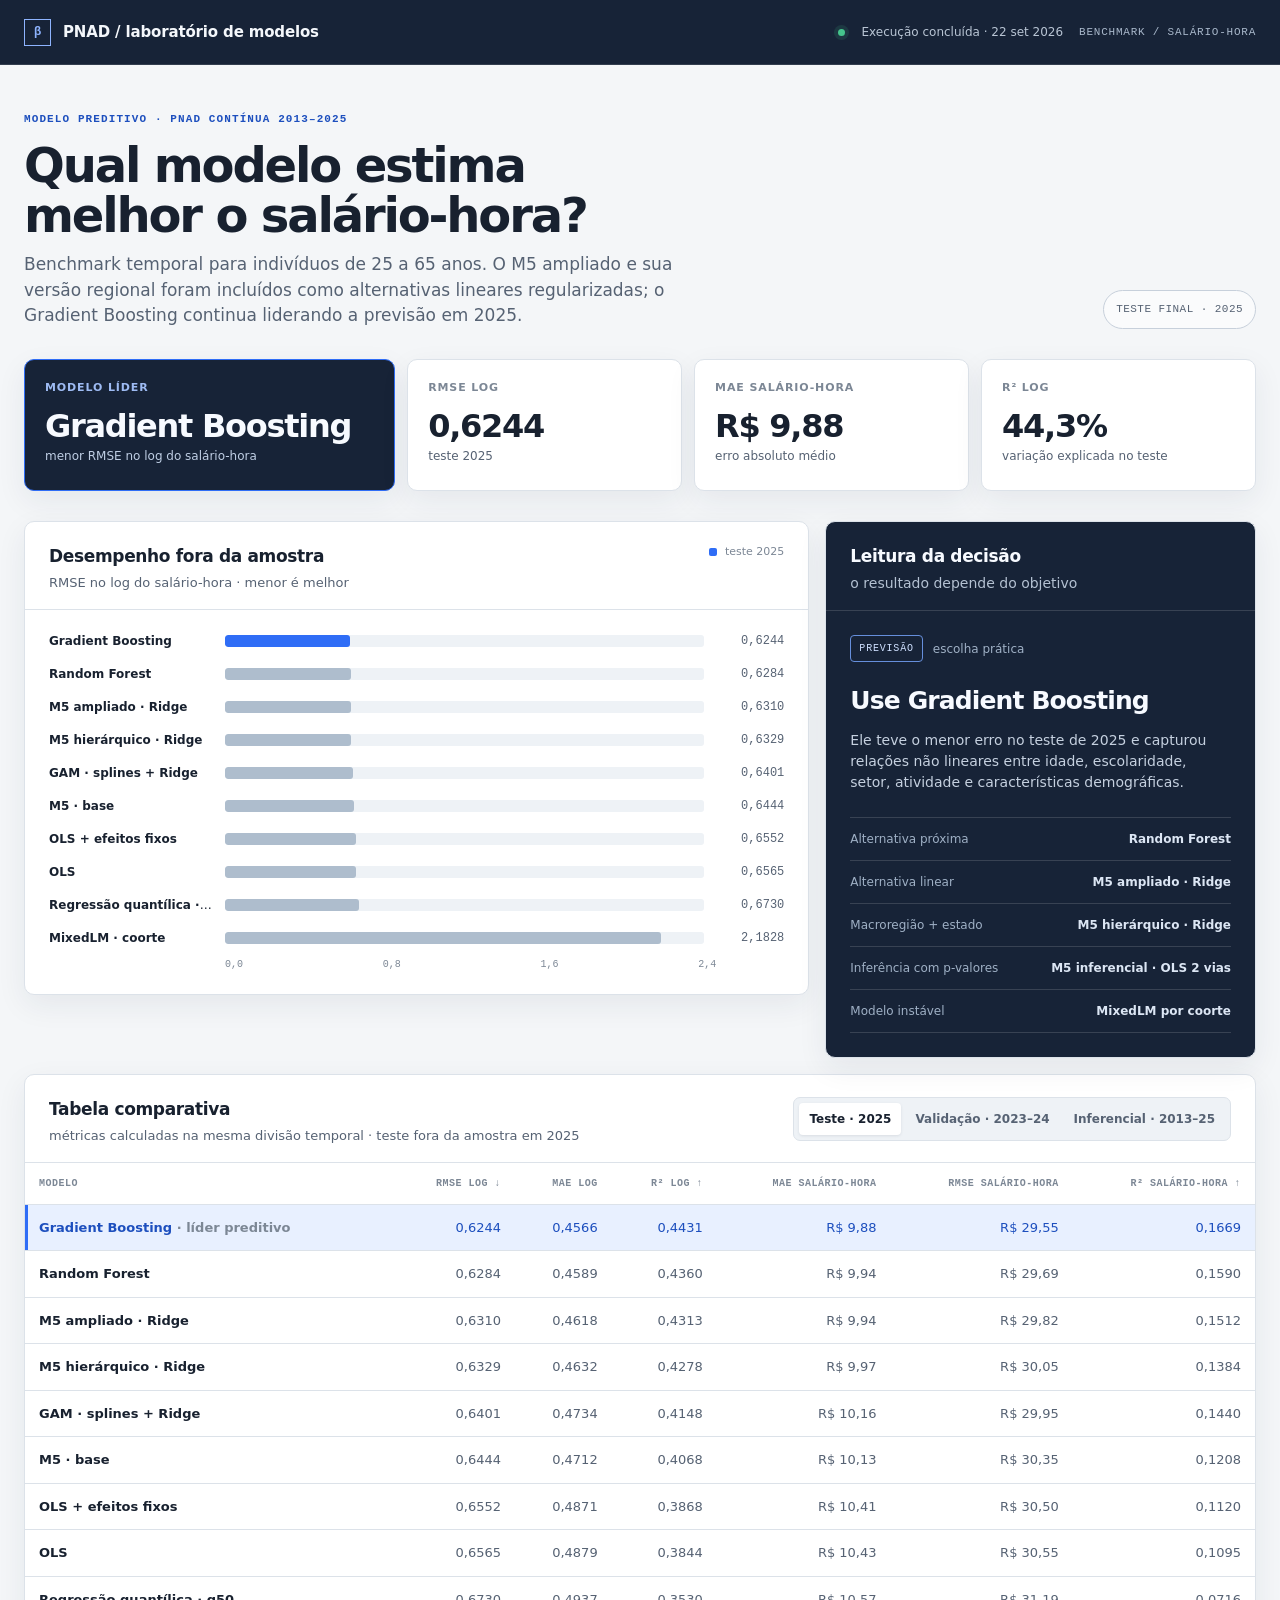
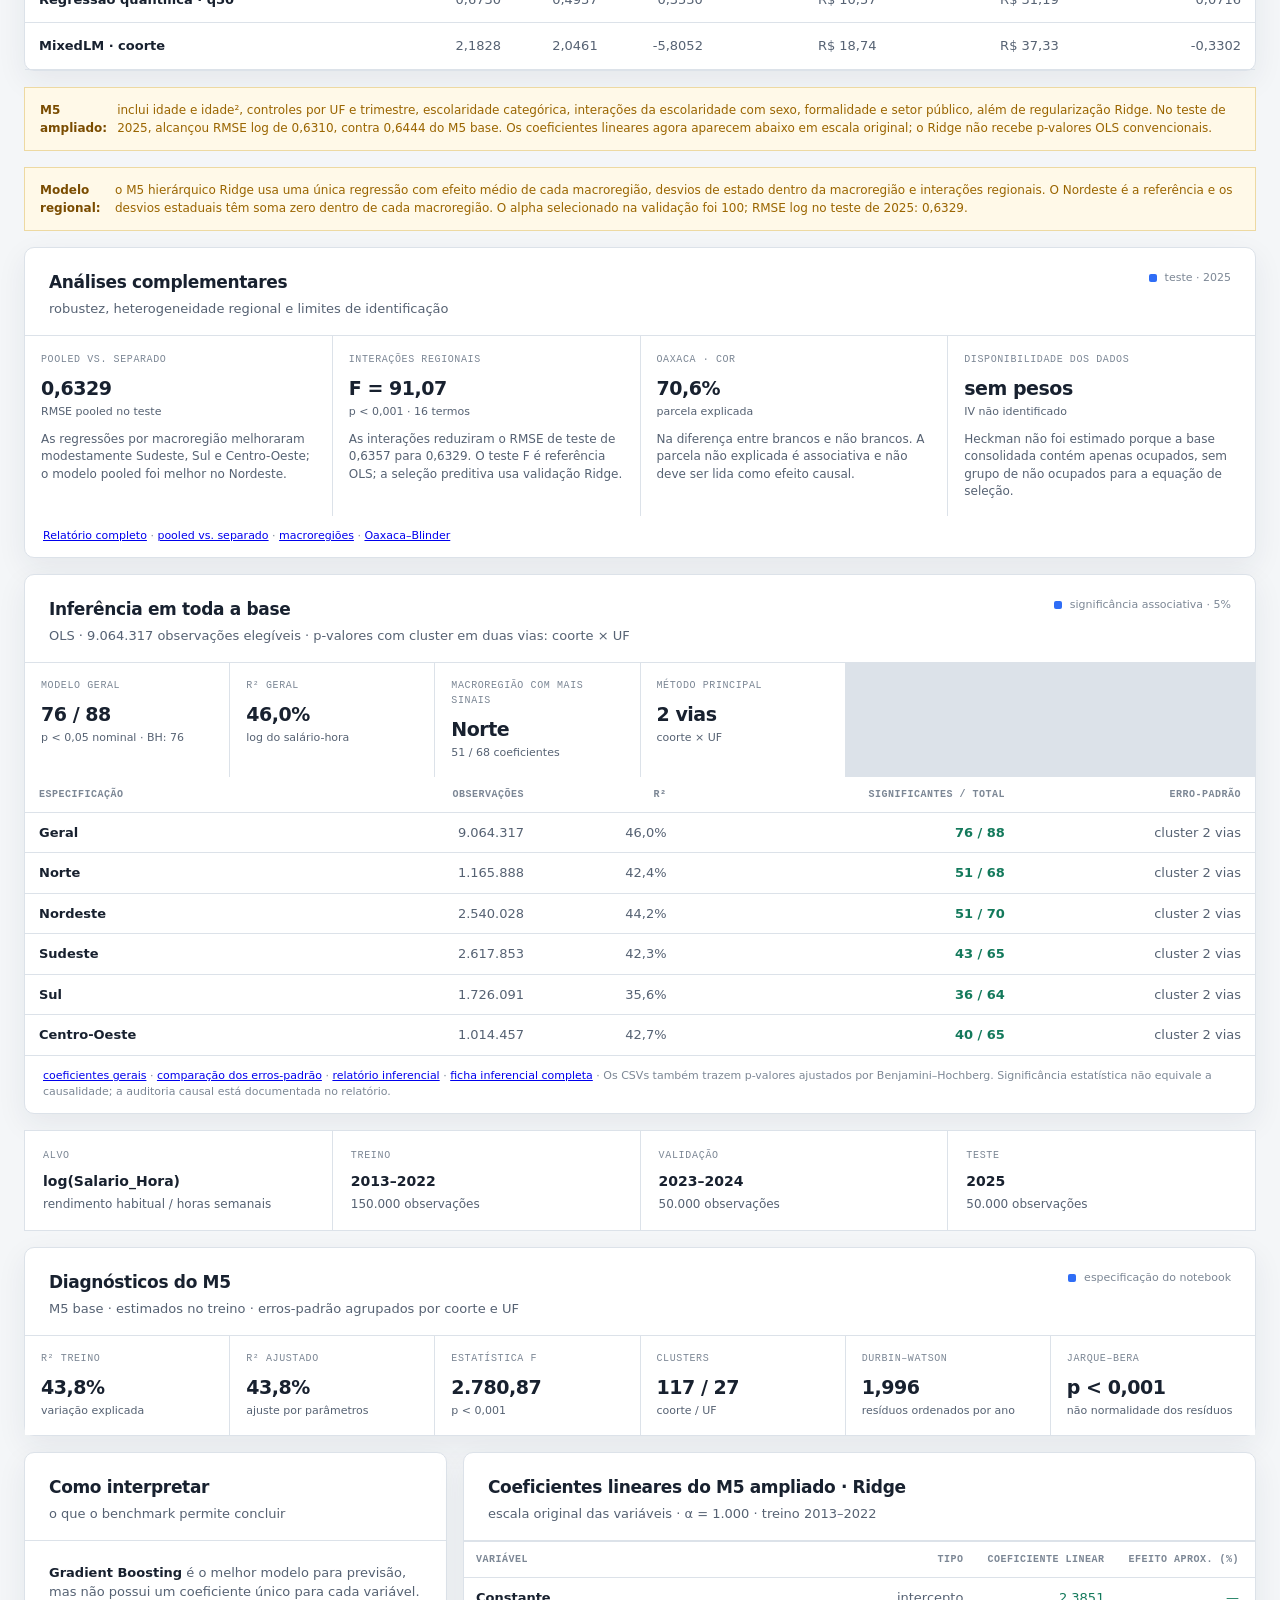
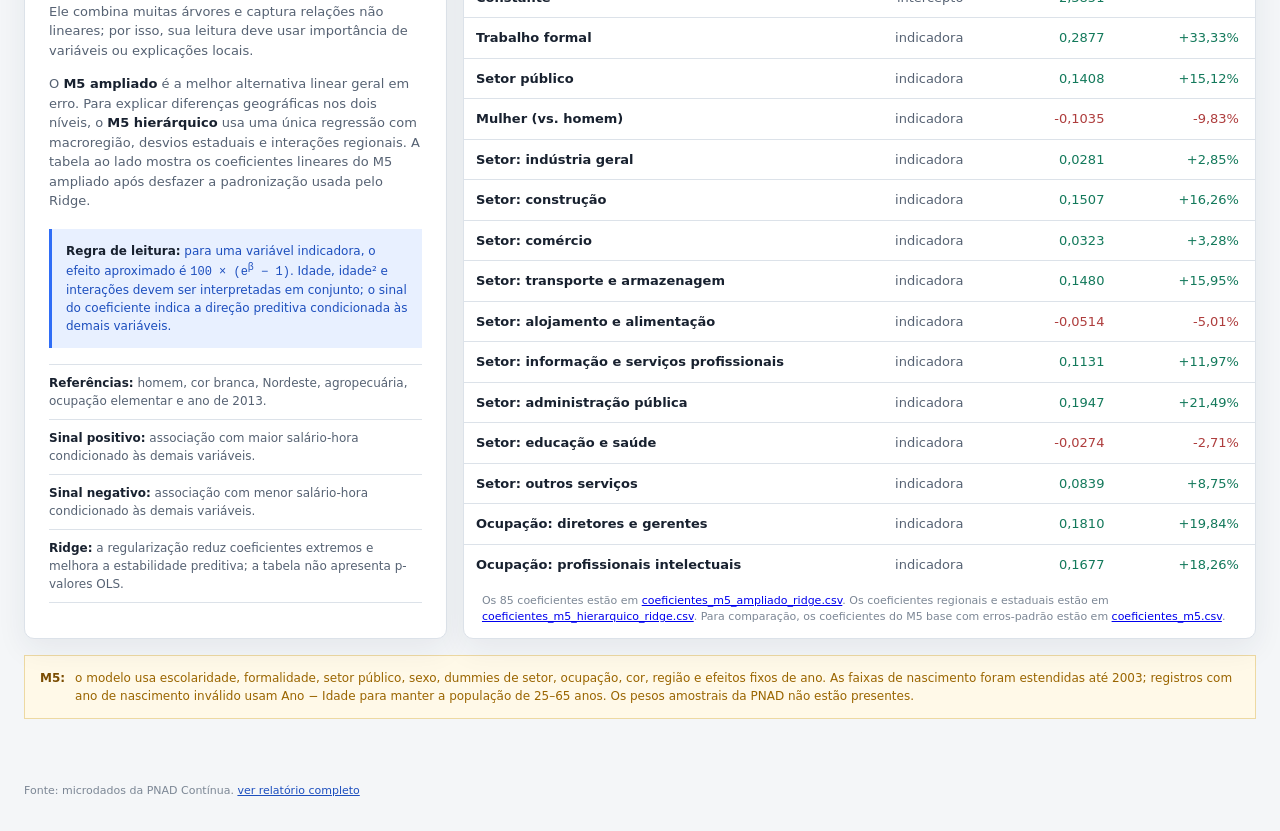
<file: frontend/dashboard_salario_hora.html>
<!doctype html>
<html lang="pt-BR">
<head>
  <meta charset="utf-8" />
  <meta name="viewport" content="width=device-width, initial-scale=1" />
  <meta name="description" content="Comparação de modelos para estimar o salário-hora na PNAD Contínua." />
  <title>PNAD / Benchmark do salário-hora</title>
  <style>
    :root {
      --ink: #18212f;
      --ink-soft: #566273;
      --ink-faint: #7c8795;
      --paper: #f4f6f8;
      --surface: #ffffff;
      --surface-alt: #eef2f6;
      --line: #dce2e9;
      --line-strong: #c7d0db;
      --navy: #172337;
      --blue: #2f6df6;
      --blue-dark: #1d4fbe;
      --blue-soft: #e8f0ff;
      --green: #13795b;
      --amber: #9a6500;
      --red: #ae3d3d;
      --radius: 10px;
      --shadow: 0 10px 30px rgba(26, 42, 64, .07);
      --font: Inter, ui-sans-serif, system-ui, -apple-system, BlinkMacSystemFont, "Segoe UI", sans-serif;
      --mono: "SFMono-Regular", Consolas, "Liberation Mono", monospace;
    }

    * { box-sizing: border-box; }
    html { background: var(--paper); color: var(--ink); }
    body { margin: 0; font-family: var(--font); font-size: 15px; line-height: 1.5; }
    button { font: inherit; }
    .shell { min-height: 100vh; }

    .topbar {
      background: var(--navy);
      color: #f4f7fb;
      border-bottom: 1px solid rgba(255,255,255,.12);
    }
    .topbar-inner, .page { width: min(1280px, calc(100% - 48px)); margin: 0 auto; }
    .topbar-inner { min-height: 64px; display: flex; align-items: center; justify-content: space-between; gap: 24px; }
    .brand { display: flex; align-items: center; gap: 12px; font-weight: 600; letter-spacing: -.01em; }
    .brand-mark { width: 27px; height: 27px; border: 1px solid #8eb4ff; display: grid; place-items: center; color: #8eb4ff; font-family: var(--mono); font-size: 12px; }
    .crumb { color: #a9b8cb; font-family: var(--mono); font-size: 11px; letter-spacing: .07em; text-transform: uppercase; }
    .topbar-meta { display: flex; align-items: center; gap: 16px; color: #b9c5d4; font-size: 12px; }
    .dot { width: 7px; height: 7px; border-radius: 50%; background: #45c48c; box-shadow: 0 0 0 4px rgba(69,196,140,.13); }

    main { padding: 46px 0 64px; }
    .hero { display: flex; justify-content: space-between; align-items: flex-end; gap: 32px; margin-bottom: 30px; }
    .eyebrow { margin: 0 0 12px; color: var(--blue-dark); font-family: var(--mono); font-size: 11px; font-weight: 700; letter-spacing: .1em; text-transform: uppercase; }
    h1, h2, h3, p { margin-top: 0; }
    h1 { max-width: 760px; margin-bottom: 12px; font-size: clamp(30px, 4vw, 48px); line-height: 1.05; letter-spacing: -.045em; text-wrap: balance; }
    .lede { max-width: 680px; margin-bottom: 0; color: var(--ink-soft); font-size: 17px; text-wrap: pretty; }
    .run-badge { flex: 0 0 auto; padding: 10px 12px; border: 1px solid var(--line-strong); border-radius: 999px; color: var(--ink-soft); background: rgba(255,255,255,.62); font-family: var(--mono); font-size: 11px; letter-spacing: .04em; text-transform: uppercase; }

    .kpi-grid { display: grid; grid-template-columns: 1.35fr repeat(3, 1fr); gap: 12px; margin-bottom: 30px; }
    .kpi { min-height: 132px; padding: 20px; border: 1px solid var(--line); border-radius: var(--radius); background: var(--surface); box-shadow: var(--shadow); }
    .kpi.featured { border-color: var(--blue); background: var(--navy); color: #f7faff; }
    .kpi-label { margin-bottom: 14px; color: var(--ink-faint); font-size: 11px; font-weight: 700; letter-spacing: .08em; text-transform: uppercase; }
    .featured .kpi-label { color: #9ebbf3; }
    .kpi-value { margin-bottom: 5px; font-size: clamp(23px, 3vw, 32px); font-weight: 700; letter-spacing: -.04em; line-height: 1; font-variant-numeric: tabular-nums; }
    .kpi-note { color: var(--ink-soft); font-size: 12px; }
    .featured .kpi-note { color: #bfcee4; }

    .section-grid { display: grid; grid-template-columns: minmax(0, 1.55fr) minmax(300px, .85fr); gap: 16px; align-items: start; }
    .panel { border: 1px solid var(--line); border-radius: var(--radius); background: var(--surface); box-shadow: var(--shadow); }
    .panel-head { display: flex; justify-content: space-between; align-items: flex-start; gap: 16px; padding: 22px 24px 16px; border-bottom: 1px solid var(--line); }
    .panel-title { margin-bottom: 4px; font-size: 17px; letter-spacing: -.02em; }
    .panel-subtitle { margin: 0; color: var(--ink-soft); font-size: 13px; }
    .panel-body { padding: 22px 24px; }
    .chart-key { display: flex; align-items: center; gap: 8px; color: var(--ink-faint); font-size: 11px; }
    .legend-dot { width: 8px; height: 8px; border-radius: 2px; background: var(--blue); }
    .rank-chart { display: grid; gap: 15px; }
    .rank-row { display: grid; grid-template-columns: 164px minmax(120px, 1fr) 68px; align-items: center; gap: 12px; }
    .rank-name { overflow: hidden; color: var(--ink); font-size: 12px; text-overflow: ellipsis; white-space: nowrap; }
    .rank-name strong { font-weight: 650; }
    .rank-track { height: 12px; overflow: hidden; border-radius: 3px; background: var(--surface-alt); }
    .rank-fill { height: 100%; min-width: 3px; border-radius: 3px; background: #aebdcd; }
    .rank-row:first-child .rank-fill { background: var(--blue); }
    .rank-value { color: var(--ink-soft); font-family: var(--mono); font-size: 12px; text-align: right; font-variant-numeric: tabular-nums; }
    .axis { display: flex; justify-content: space-between; padding: 10px 68px 0 176px; color: var(--ink-faint); font-family: var(--mono); font-size: 10px; }

    .recommendation { background: var(--navy); color: #f7faff; }
    .recommendation .panel-head { border-color: rgba(255,255,255,.14); }
    .recommendation .panel-subtitle { color: #b4c1d2; }
    .recommendation .panel-body { padding: 24px; }
    .decision-line { display: flex; align-items: center; gap: 10px; margin-bottom: 20px; }
    .decision-tag { padding: 5px 8px; border: 1px solid #668fdc; border-radius: 4px; color: #cfe0ff; font-family: var(--mono); font-size: 10px; letter-spacing: .08em; text-transform: uppercase; }
    .recommendation h3 { margin-bottom: 10px; font-size: 25px; letter-spacing: -.035em; }
    .recommendation p { color: #c5d0df; font-size: 14px; }
    .rule-list { display: grid; gap: 0; margin: 24px 0 0; padding: 0; list-style: none; border-top: 1px solid rgba(255,255,255,.14); }
    .rule-list li { display: flex; justify-content: space-between; gap: 16px; padding: 12px 0; border-bottom: 1px solid rgba(255,255,255,.14); color: #dce6f4; font-size: 12px; }
    .rule-list span { color: #9fb0c5; }
    .rule-list strong { text-align: right; font-weight: 600; }

    .comparison { margin-top: 16px; }
    .tabs { display: flex; gap: 4px; padding: 5px; border: 1px solid var(--line); border-radius: 7px; background: var(--surface-alt); }
    .tab { border: 0; border-radius: 4px; padding: 7px 10px; color: var(--ink-soft); background: transparent; cursor: pointer; font-size: 12px; font-weight: 600; }
    .tab:hover { color: var(--ink); }
    .tab:focus-visible { outline: 3px solid rgba(47,109,246,.3); outline-offset: 2px; }
    .tab.active { color: var(--ink); background: var(--surface); box-shadow: 0 1px 3px rgba(27,42,62,.1); }
    .table-wrap { overflow-x: auto; }
    table { width: 100%; border-collapse: collapse; font-size: 13px; }
    th, td { padding: 13px 14px; border-bottom: 1px solid var(--line); text-align: right; white-space: nowrap; }
    th:first-child, td:first-child { text-align: left; }
    th { color: var(--ink-faint); font-family: var(--mono); font-size: 10px; font-weight: 700; letter-spacing: .05em; text-transform: uppercase; }
    td { color: var(--ink-soft); font-variant-numeric: tabular-nums; }
    td:first-child { color: var(--ink); font-weight: 600; }
    tr.leader td { background: var(--blue-soft); color: var(--blue-dark); }
    tr.leader td:first-child { box-shadow: inset 3px 0 0 var(--blue); }
    .muted { color: var(--ink-faint); }

    .method { display: grid; grid-template-columns: repeat(4, 1fr); gap: 1px; margin-top: 16px; border: 1px solid var(--line); background: var(--line); }
    .method-item { min-height: 95px; padding: 17px 18px; background: var(--surface); }
    .method-label { margin-bottom: 8px; color: var(--ink-faint); font-family: var(--mono); font-size: 10px; letter-spacing: .07em; text-transform: uppercase; }
    .method-value { color: var(--ink); font-size: 14px; font-weight: 600; }
    .method-note { margin-top: 3px; color: var(--ink-soft); font-size: 12px; }
    .notice { display: flex; gap: 10px; margin-top: 16px; padding: 13px 15px; border: 1px solid #edd9a2; background: #fff9e8; color: var(--amber); font-size: 12px; }
    .notice strong { color: #7a4c00; }
    .m5-grid { display: grid; grid-template-columns: repeat(6, 1fr); gap: 1px; background: var(--line); }
    .m5-item { min-height: 88px; padding: 15px 16px; background: var(--surface); }
    .m5-label { margin-bottom: 7px; color: var(--ink-faint); font-family: var(--mono); font-size: 10px; letter-spacing: .06em; text-transform: uppercase; }
    .m5-value { color: var(--ink); font-size: 19px; font-weight: 700; letter-spacing: -.025em; font-variant-numeric: tabular-nums; }
    .m5-note { margin-top: 2px; color: var(--ink-soft); font-size: 11px; }
    .interpretation-grid { display: grid; grid-template-columns: minmax(280px, .8fr) minmax(0, 1.5fr); gap: 16px; margin-top: 16px; }
    .interpretation-copy { color: var(--ink-soft); font-size: 13px; }
    .interpretation-copy p { margin-bottom: 14px; }
    .interpretation-copy strong { color: var(--ink); }
    .interpretation-callout { margin-top: 18px; padding: 13px 14px; border-left: 3px solid var(--blue); background: var(--blue-soft); color: var(--blue-dark); font-size: 12px; }
    .complementary { margin-top: 16px; }
    .complementary-grid { display: grid; grid-template-columns: repeat(4, 1fr); gap: 1px; background: var(--line); }
    .complementary-card { min-height: 156px; padding: 16px; background: var(--surface); }
    .complementary-card p { margin: 10px 0 0; color: var(--ink-soft); font-size: 12px; line-height: 1.45; }
    .inferential { margin-top: 16px; }
    .inferential-table th, .inferential-table td { padding: 10px 14px; }
    .inferential-table td:first-child { min-width: 150px; }
    .inferential-table .sig { color: var(--green); font-weight: 700; }
    .reference-list { margin: 16px 0 0; padding: 0; list-style: none; border-top: 1px solid var(--line); }
    .reference-list li { padding: 9px 0; border-bottom: 1px solid var(--line); color: var(--ink-soft); font-size: 12px; }
    .reference-list strong { color: var(--ink); }
    .coef-panel { min-width: 0; }
    .coef-table-wrap { max-height: 640px; overflow: auto; border-top: 1px solid var(--line); }
    .coef-table th, .coef-table td { padding: 10px 12px; }
    .coef-table td:first-child { min-width: 205px; }
    .coef-positive { color: var(--green) !important; }
    .coef-negative { color: var(--red) !important; }
    .coef-significant { font-weight: 700; }
    .coef-note { padding: 12px 18px; color: var(--ink-faint); font-size: 11px; }
    footer { width: min(1280px, calc(100% - 48px)); margin: 0 auto; padding: 0 0 32px; color: var(--ink-faint); font-size: 11px; }
    footer a { color: var(--blue-dark); }

    @media (max-width: 980px) {
      .kpi-grid { grid-template-columns: repeat(2, 1fr); }
      .kpi.featured { grid-column: span 2; }
      .section-grid { grid-template-columns: 1fr; }
    }
    @media (max-width: 640px) {
      .topbar-inner, .page, footer { width: min(100% - 28px, 1280px); }
      main { padding-top: 30px; }
      .topbar-meta { display: none; }
      .hero { display: block; }
      .run-badge { display: inline-block; margin-top: 18px; }
      .kpi-grid { grid-template-columns: 1fr; }
      .kpi.featured { grid-column: auto; }
      .panel-head, .panel-body { padding-left: 16px; padding-right: 16px; }
      .rank-row { grid-template-columns: 120px minmax(90px, 1fr) 58px; gap: 8px; }
      .axis { padding-left: 128px; padding-right: 58px; }
      .method { grid-template-columns: 1fr 1fr; }
      .m5-grid { grid-template-columns: 1fr 1fr; }
      .complementary-grid { grid-template-columns: 1fr 1fr; }
      .interpretation-grid { grid-template-columns: 1fr; }
    }
    @media (max-width: 420px) {
      .complementary-grid { grid-template-columns: 1fr; }
    }
  </style>
</head>
<body>
  <div class="shell">
    <header class="topbar">
      <div class="topbar-inner">
        <div class="brand">
          <div class="brand-mark" aria-hidden="true">β</div>
          <span>PNAD / laboratório de modelos</span>
        </div>
        <div class="topbar-meta">
          <span class="dot" aria-hidden="true"></span>
          <span>Execução concluída · 22 set 2026</span>
          <span class="crumb">benchmark / salário-hora</span>
        </div>
      </div>
    </header>

    <main class="page">
      <section class="hero" aria-labelledby="page-title">
        <div>
          <p class="eyebrow">Modelo preditivo · PNAD Contínua 2013–2025</p>
          <h1 id="page-title">Qual modelo estima melhor o salário-hora?</h1>
          <p class="lede">Benchmark temporal para indivíduos de 25 a 65 anos. O M5 ampliado e sua versão regional foram incluídos como alternativas lineares regularizadas; o Gradient Boosting continua liderando a previsão em 2025.</p>
        </div>
        <div class="run-badge">teste final · 2025</div>
      </section>

      <section class="kpi-grid" aria-label="Indicadores principais">
        <article class="kpi featured">
          <div class="kpi-label">Modelo líder</div>
          <div class="kpi-value">Gradient Boosting</div>
          <div class="kpi-note">menor RMSE no log do salário-hora</div>
        </article>
        <article class="kpi">
          <div class="kpi-label">RMSE log</div>
          <div class="kpi-value">0,6244</div>
          <div class="kpi-note">teste 2025</div>
        </article>
        <article class="kpi">
          <div class="kpi-label">MAE salário-hora</div>
          <div class="kpi-value">R$ 9,88</div>
          <div class="kpi-note">erro absoluto médio</div>
        </article>
        <article class="kpi">
          <div class="kpi-label">R² log</div>
          <div class="kpi-value">44,3%</div>
          <div class="kpi-note">variação explicada no teste</div>
        </article>
      </section>

      <section class="section-grid">
        <article class="panel" aria-labelledby="ranking-title">
          <div class="panel-head">
            <div>
              <h2 class="panel-title" id="ranking-title">Desempenho fora da amostra</h2>
              <p class="panel-subtitle">RMSE no log do salário-hora · menor é melhor</p>
            </div>
            <div class="chart-key"><span class="legend-dot" aria-hidden="true"></span> teste 2025</div>
          </div>
          <div class="panel-body">
            <div class="rank-chart" id="rank-chart" aria-label="Ranking de modelos por RMSE no teste"></div>
            <div class="axis" aria-hidden="true"><span>0,0</span><span>0,8</span><span>1,6</span><span>2,4</span></div>
          </div>
        </article>

        <article class="panel recommendation" aria-labelledby="recommendation-title">
          <div class="panel-head">
            <div>
              <h2 class="panel-title" id="recommendation-title">Leitura da decisão</h2>
              <p class="panel-subtitle">o resultado depende do objetivo</p>
            </div>
          </div>
          <div class="panel-body">
            <div class="decision-line"><span class="decision-tag">previsão</span><span style="color:#9fb0c5;font-size:12px">escolha prática</span></div>
            <h3>Use Gradient Boosting</h3>
            <p>Ele teve o menor erro no teste de 2025 e capturou relações não lineares entre idade, escolaridade, setor, atividade e características demográficas.</p>
            <ul class="rule-list">
              <li><span>Alternativa próxima</span><strong>Random Forest</strong></li>
              <li><span>Alternativa linear</span><strong>M5 ampliado · Ridge</strong></li>
              <li><span>Macroregião + estado</span><strong>M5 hierárquico · Ridge</strong></li>
              <li><span>Inferência com p-valores</span><strong>M5 inferencial · OLS 2 vias</strong></li>
              <li><span>Modelo instável</span><strong>MixedLM por coorte</strong></li>
            </ul>
          </div>
        </article>
      </section>

      <section class="panel comparison" aria-labelledby="comparison-title">
        <div class="panel-head">
          <div>
            <h2 class="panel-title" id="comparison-title">Tabela comparativa</h2>
            <p class="panel-subtitle" id="comparison-subtitle">métricas calculadas na mesma divisão temporal</p>
          </div>
          <div class="tabs" role="tablist" aria-label="Período de avaliação">
            <button class="tab active" role="tab" aria-selected="true" data-period="teste">Teste · 2025</button>
            <button class="tab" role="tab" aria-selected="false" data-period="validacao">Validação · 2023–24</button>
            <button class="tab" role="tab" aria-selected="false" data-period="inferencial">Inferencial · 2013–25</button>
          </div>
        </div>
        <div class="table-wrap">
          <table>
            <thead><tr><th>Modelo</th><th>RMSE log ↓</th><th>MAE log</th><th>R² log ↑</th><th>MAE salário-hora</th><th>RMSE salário-hora</th><th>R² salário-hora ↑</th></tr></thead>
            <tbody id="metrics-body"></tbody>
          </table>
        </div>
      </section>

      <div class="notice" role="note"><strong>M5 ampliado:</strong><span>inclui idade e idade², controles por UF e trimestre, escolaridade categórica, interações da escolaridade com sexo, formalidade e setor público, além de regularização Ridge. No teste de 2025, alcançou RMSE log de 0,6310, contra 0,6444 do M5 base. Os coeficientes lineares agora aparecem abaixo em escala original; o Ridge não recebe p-valores OLS convencionais.</span></div>
      <div class="notice" role="note"><strong>Modelo regional:</strong><span>o M5 hierárquico Ridge usa uma única regressão com efeito médio de cada macroregião, desvios de estado dentro da macroregião e interações regionais. O Nordeste é a referência e os desvios estaduais têm soma zero dentro de cada macroregião. O alpha selecionado na validação foi 100; RMSE log no teste de 2025: 0,6329.</span></div>

      <section class="panel complementary" aria-labelledby="complementary-title">
        <div class="panel-head">
          <div>
            <h2 class="panel-title" id="complementary-title">Análises complementares</h2>
            <p class="panel-subtitle">robustez, heterogeneidade regional e limites de identificação</p>
          </div>
          <div class="chart-key"><span class="legend-dot" aria-hidden="true"></span> teste · 2025</div>
        </div>
        <div class="complementary-grid">
          <article class="complementary-card">
            <div class="m5-label">Pooled vs. separado</div>
            <div class="m5-value">0,6329</div>
            <div class="m5-note">RMSE pooled no teste</div>
            <p>As regressões por macroregião melhoraram modestamente Sudeste, Sul e Centro-Oeste; o modelo pooled foi melhor no Nordeste.</p>
          </article>
          <article class="complementary-card">
            <div class="m5-label">Interações regionais</div>
            <div class="m5-value">F = 91,07</div>
            <div class="m5-note">p &lt; 0,001 · 16 termos</div>
            <p>As interações reduziram o RMSE de teste de 0,6357 para 0,6329. O teste F é referência OLS; a seleção preditiva usa validação Ridge.</p>
          </article>
          <article class="complementary-card">
            <div class="m5-label">Oaxaca · cor</div>
            <div class="m5-value">70,6%</div>
            <div class="m5-note">parcela explicada</div>
            <p>Na diferença entre brancos e não brancos. A parcela não explicada é associativa e não deve ser lida como efeito causal.</p>
          </article>
          <article class="complementary-card">
            <div class="m5-label">Disponibilidade dos dados</div>
            <div class="m5-value">sem pesos</div>
            <div class="m5-note">IV não identificado</div>
            <p>Heckman não foi estimado porque a base consolidada contém apenas ocupados, sem grupo de não ocupados para a equação de seleção.</p>
          </article>
        </div>
        <div class="coef-note"><a href="../pnad_pipeline/data/processed/modelos_salario_hora/analises_complementares.md">Relatório completo</a> · <a href="../pnad_pipeline/data/processed/modelos_salario_hora/comparacao_pooled_separado.csv">pooled vs. separado</a> · <a href="../pnad_pipeline/data/processed/modelos_salario_hora/regressoes_por_macroregiao.csv">macroregiões</a> · <a href="../pnad_pipeline/data/processed/modelos_salario_hora/oaxaca_decomposicao.csv">Oaxaca–Blinder</a></div>
      </section>

      <section class="panel inferential" aria-labelledby="inferential-title">
        <div class="panel-head">
          <div>
            <h2 class="panel-title" id="inferential-title">Inferência em toda a base</h2>
            <p class="panel-subtitle">OLS · 9.064.317 observações elegíveis · p-valores com cluster em duas vias: coorte × UF</p>
          </div>
          <div class="chart-key"><span class="legend-dot" aria-hidden="true"></span> significância associativa · 5%</div>
        </div>
        <div class="m5-grid">
          <div class="m5-item"><div class="m5-label">Modelo geral</div><div class="m5-value">76 / 88</div><div class="m5-note">p &lt; 0,05 nominal · BH: 76</div></div>
          <div class="m5-item"><div class="m5-label">R² geral</div><div class="m5-value">46,0%</div><div class="m5-note">log do salário-hora</div></div>
          <div class="m5-item"><div class="m5-label">Macroregião com mais sinais</div><div class="m5-value">Norte</div><div class="m5-note">51 / 68 coeficientes</div></div>
          <div class="m5-item"><div class="m5-label">Método principal</div><div class="m5-value">2 vias</div><div class="m5-note">coorte × UF</div></div>
        </div>
        <div class="table-wrap">
          <table class="inferential-table">
            <thead><tr><th>Especificação</th><th>Observações</th><th>R²</th><th>Significantes / total</th><th>Erro-padrão</th></tr></thead>
            <tbody>
              <tr><td>Geral</td><td>9.064.317</td><td>46,0%</td><td class="sig">76 / 88</td><td>cluster 2 vias</td></tr>
              <tr><td>Norte</td><td>1.165.888</td><td>42,4%</td><td class="sig">51 / 68</td><td>cluster 2 vias</td></tr>
              <tr><td>Nordeste</td><td>2.540.028</td><td>44,2%</td><td class="sig">51 / 70</td><td>cluster 2 vias</td></tr>
              <tr><td>Sudeste</td><td>2.617.853</td><td>42,3%</td><td class="sig">43 / 65</td><td>cluster 2 vias</td></tr>
              <tr><td>Sul</td><td>1.726.091</td><td>35,6%</td><td class="sig">36 / 64</td><td>cluster 2 vias</td></tr>
              <tr><td>Centro-Oeste</td><td>1.014.457</td><td>42,7%</td><td class="sig">40 / 65</td><td>cluster 2 vias</td></tr>
            </tbody>
          </table>
        </div>
        <div class="coef-note"><a href="../pnad_pipeline/data/processed/modelos_salario_hora/inferencial_m5_geral.csv">coeficientes gerais</a> · <a href="../pnad_pipeline/data/processed/modelos_salario_hora/comparacao_especificacoes_inferenciais.csv">comparação dos erros-padrão</a> · <a href="../pnad_pipeline/data/processed/modelos_salario_hora/relatorio_inferencia_m5.md">relatório inferencial</a> · <a href="inferencia_m5_autonomo.html">ficha inferencial completa</a> · Os CSVs também trazem p-valores ajustados por Benjamini–Hochberg. Significância estatística não equivale a causalidade; a auditoria causal está documentada no relatório.</div>
      </section>

      <section class="method" aria-label="Desenho da avaliação">
        <div class="method-item"><div class="method-label">Alvo</div><div class="method-value">log(Salario_Hora)</div><div class="method-note">rendimento habitual / horas semanais</div></div>
        <div class="method-item"><div class="method-label">Treino</div><div class="method-value">2013–2022</div><div class="method-note">150.000 observações</div></div>
        <div class="method-item"><div class="method-label">Validação</div><div class="method-value">2023–2024</div><div class="method-note">50.000 observações</div></div>
        <div class="method-item"><div class="method-label">Teste</div><div class="method-value">2025</div><div class="method-note">50.000 observações</div></div>
      </section>

      <section class="panel comparison" aria-labelledby="m5-title">
        <div class="panel-head">
          <div>
            <h2 class="panel-title" id="m5-title">Diagnósticos do M5</h2>
              <p class="panel-subtitle">M5 base · estimados no treino · erros-padrão agrupados por coorte e UF</p>
          </div>
          <div class="chart-key"><span class="legend-dot" aria-hidden="true"></span> especificação do notebook</div>
        </div>
        <div class="m5-grid">
          <div class="m5-item"><div class="m5-label">R² treino</div><div class="m5-value">43,8%</div><div class="m5-note">variação explicada</div></div>
          <div class="m5-item"><div class="m5-label">R² ajustado</div><div class="m5-value">43,8%</div><div class="m5-note">ajuste por parâmetros</div></div>
          <div class="m5-item"><div class="m5-label">Estatística F</div><div class="m5-value">2.780,87</div><div class="m5-note">p &lt; 0,001</div></div>
          <div class="m5-item"><div class="m5-label">Clusters</div><div class="m5-value">117 / 27</div><div class="m5-note">coorte / UF</div></div>
          <div class="m5-item"><div class="m5-label">Durbin–Watson</div><div class="m5-value">1,996</div><div class="m5-note">resíduos ordenados por ano</div></div>
          <div class="m5-item"><div class="m5-label">Jarque–Bera</div><div class="m5-value">p &lt; 0,001</div><div class="m5-note">não normalidade dos resíduos</div></div>
        </div>
      </section>

      <section class="interpretation-grid" aria-label="Interpretação e coeficientes">
        <article class="panel">
          <div class="panel-head">
            <div>
              <h2 class="panel-title">Como interpretar</h2>
              <p class="panel-subtitle">o que o benchmark permite concluir</p>
            </div>
          </div>
          <div class="panel-body interpretation-copy">
            <p><strong>Gradient Boosting</strong> é o melhor modelo para previsão, mas não possui um coeficiente único para cada variável. Ele combina muitas árvores e captura relações não lineares; por isso, sua leitura deve usar importância de variáveis ou explicações locais.</p>
            <p>O <strong>M5 ampliado</strong> é a melhor alternativa linear geral em erro. Para explicar diferenças geográficas nos dois níveis, o <strong>M5 hierárquico</strong> usa uma única regressão com macroregião, desvios estaduais e interações regionais. A tabela ao lado mostra os coeficientes lineares do M5 ampliado após desfazer a padronização usada pelo Ridge.</p>
            <div class="interpretation-callout"><strong>Regra de leitura:</strong> para uma variável indicadora, o efeito aproximado é <code>100 × (e<sup>β</sup> − 1)</code>. Idade, idade² e interações devem ser interpretadas em conjunto; o sinal do coeficiente indica a direção preditiva condicionada às demais variáveis.</div>
            <ul class="reference-list">
              <li><strong>Referências:</strong> homem, cor branca, Nordeste, agropecuária, ocupação elementar e ano de 2013.</li>
              <li><strong>Sinal positivo:</strong> associação com maior salário-hora condicionado às demais variáveis.</li>
              <li><strong>Sinal negativo:</strong> associação com menor salário-hora condicionado às demais variáveis.</li>
              <li><strong>Ridge:</strong> a regularização reduz coeficientes extremos e melhora a estabilidade preditiva; a tabela não apresenta p-valores OLS.</li>
            </ul>
          </div>
        </article>

        <article class="panel coef-panel">
          <div class="panel-head">
            <div>
              <h2 class="panel-title">Coeficientes lineares do M5 ampliado · Ridge</h2>
              <p class="panel-subtitle">escala original das variáveis · α = 1.000 · treino 2013–2022</p>
            </div>
          </div>
          <div class="coef-table-wrap">
            <table class="coef-table">
              <thead><tr><th>Variável</th><th>Tipo</th><th>Coeficiente linear</th><th>Efeito aprox. (%)</th><th>Leitura</th></tr></thead>
              <tbody id="m5-coefficients"></tbody>
            </table>
          </div>
          <div class="coef-note">Os 85 coeficientes estão em <a href="../pnad_pipeline/data/processed/modelos_salario_hora/coeficientes_m5_ampliado_ridge.csv">coeficientes_m5_ampliado_ridge.csv</a>. Os coeficientes regionais e estaduais estão em <a href="../pnad_pipeline/data/processed/modelos_salario_hora/coeficientes_m5_hierarquico_ridge.csv">coeficientes_m5_hierarquico_ridge.csv</a>. Para comparação, os coeficientes do M5 base com erros-padrão estão em <a href="../pnad_pipeline/data/processed/modelos_salario_hora/coeficientes_m5.csv">coeficientes_m5.csv</a>.</div>
        </article>
      </section>

      <div class="notice" role="note"><strong>M5:</strong><span>o modelo usa escolaridade, formalidade, setor público, sexo, dummies de setor, ocupação, cor, região e efeitos fixos de ano. As faixas de nascimento foram estendidas até 2003; registros com ano de nascimento inválido usam Ano − Idade para manter a população de 25–65 anos. Os pesos amostrais da PNAD não estão presentes.</span></div>
    </main>
    <footer>Fonte: microdados da PNAD Contínua. <a href="../pnad_pipeline/data/processed/modelos_salario_hora/relatorio_modelos.md">ver relatório completo</a></footer>
  </div>

  <script>
    const metrics = [
      { modelo: 'OLS', tipo: 'validacao', mae_log: .4899389729, rmse_log: .6573854811, r2_log: .3981191176, mae_salario_hora: 9.5848618664, rmse_salario_hora: 25.6252769397, r2_salario_hora: .1456828537 },
      { modelo: 'OLS', tipo: 'teste', mae_log: .4879123448, rmse_log: .6565005322, r2_log: .3844218637, mae_salario_hora: 10.4304495427, rmse_salario_hora: 30.5465279291, r2_salario_hora: .1094580172 },
      { modelo: 'OLS_efeitos_fixos', tipo: 'validacao', mae_log: .4885081011, rmse_log: .6556474995, r2_log: .4012973902, mae_salario_hora: 9.5606362428, rmse_salario_hora: 25.5719048628, r2_salario_hora: .1492378745 },
      { modelo: 'OLS_efeitos_fixos', tipo: 'teste', mae_log: .4870855028, rmse_log: .6552301245, r2_log: .3868019945, mae_salario_hora: 10.4115325947, rmse_salario_hora: 30.5025745039, r2_salario_hora: .1120189767 },
      { modelo: 'GAM_splines_Ridge', tipo: 'validacao', mae_log: .4728053739, rmse_log: .6411278504, r2_log: .4275209230, mae_salario_hora: 9.3287282858, rmse_salario_hora: 25.0871394586, r2_salario_hora: .1811878550 },
      { modelo: 'GAM_splines_Ridge', tipo: 'teste', mae_log: .4733541812, rmse_log: .6400881185, r2_log: .4148158521, mae_salario_hora: 10.1600319415, rmse_salario_hora: 29.9491272648, r2_salario_hora: .1439501920 },
      { modelo: 'RandomForest', tipo: 'validacao', mae_log: .4583678767, rmse_log: .6283511175, r2_log: .4501108931, mae_salario_hora: 9.1403049264, rmse_salario_hora: 24.8162991739, r2_salario_hora: .1987721808 },
      { modelo: 'RandomForest', tipo: 'teste', mae_log: .4589005708, rmse_log: .6284154628, r2_log: .4359641002, mae_salario_hora: 9.9449791600, rmse_salario_hora: 29.6852184939, r2_salario_hora: .1589705739 },
      { modelo: 'GradientBoosting', tipo: 'validacao', mae_log: .4550959714, rmse_log: .6235187660, r2_log: .4585362449, mae_salario_hora: 9.0658871864, rmse_salario_hora: 24.6822953641, r2_salario_hora: .2074018074 },
      { modelo: 'GradientBoosting', tipo: 'teste', mae_log: .4566088474, rmse_log: .6244015275, r2_log: .4431465240, mae_salario_hora: 9.8816807127, rmse_salario_hora: 29.5453334603, r2_salario_hora: .1668782290 },
      { modelo: 'QuantReg_q50', tipo: 'validacao', mae_log: .4876688195, rmse_log: .6653411758, r2_log: .3834630132, mae_salario_hora: 9.5954854920, rmse_salario_hora: 26.2306065913, r2_salario_hora: .1048441476 },
      { modelo: 'QuantReg_q50', tipo: 'teste', mae_log: .4937383889, rmse_log: .6730448742, r2_log: .3530047928, mae_salario_hora: 10.5655738676, rmse_salario_hora: 31.1897692258, r2_salario_hora: .0715574956 },
      { modelo: 'MixedLM_coorte', tipo: 'validacao', mae_log: 1.9744904156, rmse_log: 2.1166724638, r2_log: -5.2399003323, mae_salario_hora: 17.1700953379, rmse_salario_hora: 32.5300422916, r2_salario_hora: -.3767378213 },
      { modelo: 'MixedLM_coorte', tipo: 'teste', mae_log: 2.0461222261, rmse_log: 2.1827933306, r2_log: -5.8051587009, mae_salario_hora: 18.7446337448, rmse_salario_hora: 37.3329291088, r2_salario_hora: -.3301935046 },
      { modelo: 'M5_ajustado', tipo: 'validacao', mae_log: .4724627229, rmse_log: .6444309916, r2_log: .4216068136, mae_salario_hora: 9.2900291524, rmse_salario_hora: 25.4447019700, r2_salario_hora: .1576807143 },
      { modelo: 'M5_ajustado', tipo: 'teste', mae_log: .4711635198, rmse_log: .6444390210, r2_log: .4068334128, mae_salario_hora: 10.1283869903, rmse_salario_hora: 30.3518164829, r2_salario_hora: .1207748795 },
      { modelo: 'M5_ampliado_Ridge', tipo: 'validacao', mae_log: .4634622225, rmse_log: .6331197150, r2_log: .4417329356, mae_salario_hora: 9.1381905394, rmse_salario_hora: 24.9347162453, r2_salario_hora: .1911073890 },
      { modelo: 'M5_ampliado_Ridge', tipo: 'teste', mae_log: .4617639034, rmse_log: .6309827227, r2_log: .4313461858, mae_salario_hora: 9.9361996271, rmse_salario_hora: 29.8215371084, r2_salario_hora: .1512285514 },
      { modelo: 'M5_hierarquico_Ridge', tipo: 'validacao', mae_log: .4652179901, rmse_log: .6340559736, r2_log: .4400805834, mae_salario_hora: 9.1513644070, rmse_salario_hora: 25.1252456923, r2_salario_hora: .1786985404 },
      { modelo: 'M5_hierarquico_Ridge', tipo: 'teste', mae_log: .4631954837, rmse_log: .6329328131, r2_log: .4278258359, mae_salario_hora: 9.9686244390, rmse_salario_hora: 30.0455935328, r2_salario_hora: .1384266126 },
      { modelo: 'M5_inferencial_2vias', tipo: 'inferencial', mae_log: .4607700846, rmse_log: .6293810936, r2_log: .4602102821, mae_salario_hora: 8.7418513737, rmse_salario_hora: 26.0020834028, r2_salario_hora: .1823654570, escopo: '9.064.317 observações · OLS' }
    ];
    const labels = { OLS: 'OLS', OLS_efeitos_fixos: 'OLS + efeitos fixos', GAM_splines_Ridge: 'GAM · splines + Ridge', RandomForest: 'Random Forest', GradientBoosting: 'Gradient Boosting', QuantReg_q50: 'Regressão quantílica · q50', MixedLM_coorte: 'MixedLM · coorte', M5_ajustado: 'M5 · base', M5_ampliado_Ridge: 'M5 ampliado · Ridge', M5_hierarquico_Ridge: 'M5 hierárquico · Ridge', M5_inferencial_2vias: 'M5 inferencial · OLS 2 vias' };
    const coeficientesM5Ridge = [
      { variavel: "Intercept", tipo: "intercepto", coeficiente: 2.3850821169660033, efeito: null, leitura: "nível de referência" },
      { variavel: "is_formal", tipo: "indicadora", coeficiente: 0.28765933428970114, efeito: 33.33030161285737, leitura: "diferença em relação à categoria de referência" },
      { variavel: "is_public", tipo: "indicadora", coeficiente: 0.14078799874954195, efeito: 15.118057039285468, leitura: "diferença em relação à categoria de referência" },
      { variavel: "Sexo_Dummy", tipo: "indicadora", coeficiente: -0.10347509200074326, efeito: -9.830151803273427, leitura: "diferença em relação à categoria de referência" },
      { variavel: "Setor_Industria_Geral", tipo: "indicadora", coeficiente: 0.028109056873885343, efeito: 2.8507844155669053, leitura: "diferença em relação à categoria de referência" },
      { variavel: "Setor_Construcao", tipo: "indicadora", coeficiente: 0.15067863639897658, efeito: 16.262297333535475, leitura: "diferença em relação à categoria de referência" },
      { variavel: "Setor_Comercio", tipo: "indicadora", coeficiente: 0.03229043729120398, efeito: 3.281743044509423, leitura: "diferença em relação à categoria de referência" },
      { variavel: "Setor_Transporte_Armazenagem_Correio", tipo: "indicadora", coeficiente: 0.14802693979957654, efeito: 15.9544133828772, leitura: "diferença em relação à categoria de referência" },
      { variavel: "Setor_Alojamento_Alimentacao", tipo: "indicadora", coeficiente: -0.051441596073023205, efeito: -5.014087615485524, leitura: "diferença em relação à categoria de referência" },
      { variavel: "Setor_Info_Comunicacao_Financ_Imob_Prof_Adm", tipo: "indicadora", coeficiente: 0.1130768908154118, efeito: 11.971802567069888, leitura: "diferença em relação à categoria de referência" },
      { variavel: "Setor_Adm_Publica", tipo: "indicadora", coeficiente: 0.19467908693577274, efeito: 21.492103988989296, leitura: "diferença em relação à categoria de referência" },
      { variavel: "Setor_Educacao_Saude", tipo: "indicadora", coeficiente: -0.027435706484296704, efeito: -2.7062765902058117, leitura: "diferença em relação à categoria de referência" },
      { variavel: "Setor_Outros_Servicos", tipo: "indicadora", coeficiente: 0.0839053666347206, efeito: 8.752597269639235, leitura: "diferença em relação à categoria de referência" },
      { variavel: "Ocup_Diretores_Gerentes", tipo: "indicadora", coeficiente: 0.18098165852597667, efeito: 19.83931987938975, leitura: "diferença em relação à categoria de referência" },
      { variavel: "Ocup_Profissionais_Ciencias_Intelectuais", tipo: "indicadora", coeficiente: 0.16770749474612665, efeito: 18.259064607489154, leitura: "diferença em relação à categoria de referência" },
      { variavel: "Ocup_Tecnicos_Nivel_Medio", tipo: "indicadora", coeficiente: -0.08787250363590135, efeito: -8.412235965119768, leitura: "diferença em relação à categoria de referência" },
      { variavel: "Ocup_Apoio_Administrativo", tipo: "indicadora", coeficiente: -0.3042330212970686, efeito: -26.231105081459532, leitura: "diferença em relação à categoria de referência" },
      { variavel: "Ocup_Servicos_Vendedores_Comercio_Mercado", tipo: "indicadora", coeficiente: -0.3126141149894163, efeito: -26.846785459965965, leitura: "diferença em relação à categoria de referência" },
      { variavel: "Ocup_Qualificados_Agropecuaria_Pesca", tipo: "indicadora", coeficiente: -0.5567262864966478, efeito: -42.691789710182285, leitura: "diferença em relação à categoria de referência" },
      { variavel: "Ocup_Qualificados_Construcao_Mecanica_Oficios", tipo: "indicadora", coeficiente: -0.2749617743964219, efeito: -24.039884111721086, leitura: "diferença em relação à categoria de referência" },
      { variavel: "Ocup_Operadores_Instalacoes_Maquinas", tipo: "indicadora", coeficiente: -0.3003066642381393, efeito: -25.940892694272044, leitura: "diferença em relação à categoria de referência" },
      { variavel: "Ocup_Forcas_Armadas_Policiais_Bombeiros", tipo: "indicadora", coeficiente: -0.4324254915748962, efeito: -35.106679767587714, leitura: "diferença em relação à categoria de referência" },
      { variavel: "Cor_Preta", tipo: "indicadora", coeficiente: -0.1045235129118724, efeito: -9.924638218254724, leitura: "diferença em relação à categoria de referência" },
      { variavel: "Cor_Amarela", tipo: "indicadora", coeficiente: 0.0492282088865898, efeito: 5.046004770639311, leitura: "diferença em relação à categoria de referência" },
      { variavel: "Cor_Parda", tipo: "indicadora", coeficiente: -0.09434675194176172, efeito: -9.003282535612415, leitura: "diferença em relação à categoria de referência" },
      { variavel: "Cor_Indigena", tipo: "indicadora", coeficiente: -0.12543781571290247, efeito: -11.788938385863625, leitura: "diferença em relação à categoria de referência" },
      { variavel: "Ano_2014", tipo: "efeito fixo de ano", coeficiente: 0.02897534616952723, efeito: null, leitura: "comparação com 2013" },
      { variavel: "Ano_2015", tipo: "efeito fixo de ano", coeficiente: 0.0019148222564671722, efeito: null, leitura: "comparação com 2013" },
      { variavel: "Ano_2016", tipo: "efeito fixo de ano", coeficiente: -0.023747980696991893, efeito: null, leitura: "comparação com 2013" },
      { variavel: "Ano_2017", tipo: "efeito fixo de ano", coeficiente: -0.017186083331395416, efeito: null, leitura: "comparação com 2013" },
      { variavel: "Ano_2018", tipo: "efeito fixo de ano", coeficiente: -0.018307711705451434, efeito: null, leitura: "comparação com 2013" },
      { variavel: "Ano_2019", tipo: "efeito fixo de ano", coeficiente: -0.03413746105125157, efeito: null, leitura: "comparação com 2013" },
      { variavel: "Ano_2020", tipo: "efeito fixo de ano", coeficiente: -0.022224431997786728, efeito: null, leitura: "comparação com 2013" },
      { variavel: "Ano_2021", tipo: "efeito fixo de ano", coeficiente: -0.09322191969724652, efeito: null, leitura: "comparação com 2013" },
      { variavel: "Ano_2022", tipo: "efeito fixo de ano", coeficiente: -0.05132889085930011, efeito: null, leitura: "comparação com 2013" },
      { variavel: "Idade_centrada", tipo: "contínua", coeficiente: 0.007491078660794648, efeito: null, leitura: "variação de um ano; com termo quadrático" },
      { variavel: "Idade_centrada_2", tipo: "não linearidade", coeficiente: -0.0002689090090376366, efeito: null, leitura: "curvatura da idade" },
      { variavel: "UF_12", tipo: "UF", coeficiente: -0.07974927882756519, efeito: -7.6652179784222065, leitura: "comparação com a UF de referência" },
      { variavel: "UF_13", tipo: "UF", coeficiente: -0.17751040580973532, efeito: -16.264771403815004, leitura: "comparação com a UF de referência" },
      { variavel: "UF_14", tipo: "UF", coeficiente: -0.059663560420816775, efeito: -5.791856624649193, leitura: "comparação com a UF de referência" },
      { variavel: "UF_15", tipo: "UF", coeficiente: -0.1821459618983708, efeito: -16.652032473894174, leitura: "comparação com a UF de referência" },
      { variavel: "UF_16", tipo: "UF", coeficiente: -0.044916852458759496, efeito: -4.392302602211116, leitura: "comparação com a UF de referência" },
      { variavel: "UF_17", tipo: "UF", coeficiente: -0.06704072450065454, efeito: -6.484288324531935, leitura: "comparação com a UF de referência" },
      { variavel: "UF_21", tipo: "UF", coeficiente: -0.4061382699590095, efeito: -33.3781956885492, leitura: "comparação com a UF de referência" },
      { variavel: "UF_22", tipo: "UF", coeficiente: -0.40687861564462, efeito: -33.42750060034736, leitura: "comparação com a UF de referência" },
      { variavel: "UF_23", tipo: "UF", coeficiente: -0.37930772772840693, efeito: -31.566500859143588, leitura: "comparação com a UF de referência" },
      { variavel: "UF_24", tipo: "UF", coeficiente: -0.272807360152216, efeito: -23.876058144928162, leitura: "comparação com a UF de referência" },
      { variavel: "UF_25", tipo: "UF", coeficiente: -0.3019535606213617, efeito: -26.06275999128846, leitura: "comparação com a UF de referência" },
      { variavel: "UF_26", tipo: "UF", coeficiente: -0.29713337586506355, efeito: -25.705508516723302, leitura: "comparação com a UF de referência" },
      { variavel: "UF_27", tipo: "UF", coeficiente: -0.2420180832534643, efeito: -21.495801868965543, leitura: "comparação com a UF de referência" },
      { variavel: "UF_28", tipo: "UF", coeficiente: -0.24431318195080187, efeito: -21.675770150349283, leitura: "comparação com a UF de referência" },
      { variavel: "UF_29", tipo: "UF", coeficiente: -0.29617428009598357, efeito: -25.634218802909025, leitura: "comparação com a UF de referência" },
      { variavel: "UF_31", tipo: "UF", coeficiente: -0.06245304005688638, efeito: -6.054282136670422, leitura: "comparação com a UF de referência" },
      { variavel: "UF_32", tipo: "UF", coeficiente: -0.03402381090303813, efeito: -3.3451510028868614, leitura: "comparação com a UF de referência" },
      { variavel: "UF_33", tipo: "UF", coeficiente: -0.01618601872186075, efeito: -1.605572902513399, leitura: "comparação com a UF de referência" },
      { variavel: "UF_35", tipo: "UF", coeficiente: 0.050495874391138666, efeito: 5.179252406149465, leitura: "comparação com a UF de referência" },
      { variavel: "UF_41", tipo: "UF", coeficiente: 0.06283733760950717, efeito: 6.4853613508734105, leitura: "comparação com a UF de referência" },
      { variavel: "UF_42", tipo: "UF", coeficiente: 0.08789049205345538, efeito: 9.186854719861955, leitura: "comparação com a UF de referência" },
      { variavel: "UF_43", tipo: "UF", coeficiente: 0.02262763802640375, efeito: 2.2885584929944955, leitura: "comparação com a UF de referência" },
      { variavel: "UF_50", tipo: "UF", coeficiente: 0.0683009683045106, efeito: 7.068750299361054, leitura: "comparação com a UF de referência" },
      { variavel: "UF_51", tipo: "UF", coeficiente: 0.13459278178703576, efeito: 14.407080301180262, leitura: "comparação com a UF de referência" },
      { variavel: "UF_52", tipo: "UF", coeficiente: 0.050285250031414784, efeito: 5.157101426305047, leitura: "comparação com a UF de referência" },
      { variavel: "UF_53", tipo: "UF", coeficiente: 0.20082769779994716, efeito: 22.24141290329321, leitura: "comparação com a UF de referência" },
      { variavel: "Trimestre_2", tipo: "trimestre", coeficiente: 0.0001772947473928053, efeito: 0.017731046503540328, leitura: "comparação com o 1º trimestre" },
      { variavel: "Trimestre_3", tipo: "trimestre", coeficiente: -0.00105937330077558, efeito: -0.10588123629787091, leitura: "comparação com o 1º trimestre" },
      { variavel: "Trimestre_4", tipo: "trimestre", coeficiente: -0.0010603427264772552, efeito: -0.10597807617710714, leitura: "comparação com o 1º trimestre" },
      { variavel: "Estudo_1", tipo: "escolaridade categórica", coeficiente: 0.02472009474058458, efeito: 2.5028169591047105, leitura: "comparação com 0 anos de estudo" },
      { variavel: "Estudo_2", tipo: "escolaridade categórica", coeficiente: -0.044124271597826364, efeito: -4.3164957335275105, leitura: "comparação com 0 anos de estudo" },
      { variavel: "Estudo_3", tipo: "escolaridade categórica", coeficiente: 0.017532260550349302, efeito: 1.76868527591455, leitura: "comparação com 0 anos de estudo" },
      { variavel: "Estudo_4", tipo: "escolaridade categórica", coeficiente: 0.08341818519279262, efeito: 8.699627926376182, leitura: "comparação com 0 anos de estudo" },
      { variavel: "Estudo_5", tipo: "escolaridade categórica", coeficiente: 0.16669355894879584, efeito: 18.139218277034573, leitura: "comparação com 0 anos de estudo" },
      { variavel: "Estudo_6", tipo: "escolaridade categórica", coeficiente: 0.2330104840876042, efeito: 26.239471431465876, leitura: "comparação com 0 anos de estudo" },
      { variavel: "Estudo_7", tipo: "escolaridade categórica", coeficiente: 0.288393287429777, efeito: 33.42819572684504, leitura: "comparação com 0 anos de estudo" },
      { variavel: "Estudo_8", tipo: "escolaridade categórica", coeficiente: 0.3042223261524578, efeito: 35.55704013416812, leitura: "comparação com 0 anos de estudo" },
      { variavel: "Estudo_9", tipo: "escolaridade categórica", coeficiente: 0.33804966812966203, efeito: 40.221014683116316, leitura: "comparação com 0 anos de estudo" },
      { variavel: "Estudo_10", tipo: "escolaridade categórica", coeficiente: 0.3702111732090593, efeito: 44.804036971027, leitura: "comparação com 0 anos de estudo" },
      { variavel: "Estudo_11", tipo: "escolaridade categórica", coeficiente: 0.4087723150659282, efeito: 50.496902270076525, leitura: "comparação com 0 anos de estudo" },
      { variavel: "Estudo_12", tipo: "escolaridade categórica", coeficiente: 0.46605745262597864, efeito: 59.36985588855179, leitura: "comparação com 0 anos de estudo" },
      { variavel: "Estudo_13", tipo: "escolaridade categórica", coeficiente: 0.5623527431985809, efeito: 75.47962322530637, leitura: "comparação com 0 anos de estudo" },
      { variavel: "Estudo_14", tipo: "escolaridade categórica", coeficiente: 0.6730207625822375, efeito: 96.01495328098379, leitura: "comparação com 0 anos de estudo" },
      { variavel: "Estudo_15", tipo: "escolaridade categórica", coeficiente: 0.6693012295225929, efeito: 95.2872234286997, leitura: "comparação com 0 anos de estudo" },
      { variavel: "Estudo_16", tipo: "escolaridade categórica", coeficiente: 0.9537108874137974, efeito: 159.53227622861635, leitura: "comparação com 0 anos de estudo" },
      { variavel: "Estudo_x_is_formal", tipo: "interação", coeficiente: -0.006083198069721676, efeito: null, leitura: "variação da escolaridade condicionada ao grupo" },
      { variavel: "Estudo_x_is_public", tipo: "interação", coeficiente: 0.0027726426255230926, efeito: null, leitura: "variação da escolaridade condicionada ao grupo" },
      { variavel: "Estudo_x_Sexo_Dummy", tipo: "interação", coeficiente: -0.00859486891992859, efeito: null, leitura: "variação da escolaridade condicionada ao grupo" },    ];
    const fmt = (value, digits = 2) => value === null || value === undefined || value === '' || !Number.isFinite(Number(value)) ? '—' : new Intl.NumberFormat('pt-BR', { minimumFractionDigits: digits, maximumFractionDigits: digits }).format(Number(value));
    const money = value => value === null || value === undefined ? '—' : `R$ ${fmt(value)}`;
    const rankData = () => metrics.filter(row => row.tipo === 'teste').sort((a,b) => a.rmse_log - b.rmse_log);

    function renderChart() {
      const rows = rankData();
      const max = 2.4;
      document.querySelector('#rank-chart').innerHTML = rows.map(row => `
        <div class="rank-row">
          <div class="rank-name" title="${labels[row.modelo]}"><strong>${labels[row.modelo]}</strong></div>
          <div class="rank-track"><div class="rank-fill" style="width:${Math.min(100, row.rmse_log / max * 100)}%"></div></div>
          <div class="rank-value">${fmt(row.rmse_log, 4)}</div>
        </div>`).join('');
    }

    const periodNotes = {
      teste: 'métricas calculadas na mesma divisão temporal · teste fora da amostra em 2025',
      validacao: 'métricas calculadas na mesma divisão temporal · validação em 2023–2024',
      inferencial: 'OLS inferencial estimado na amostra completa · cluster em duas vias por coorte e UF; não é uma métrica fora da amostra'
    };

    function renderTable(period = 'teste') {
      const rows = metrics.filter(row => row.tipo === period).sort((a,b) => a.rmse_log - b.rmse_log);
      document.querySelector('#comparison-subtitle').textContent = periodNotes[period];
      document.querySelector('#metrics-body').innerHTML = rows.map((row, index) => `
        <tr class="${index === 0 && period === 'teste' ? 'leader' : ''}">
          <td>${labels[row.modelo]}${index === 0 && period === 'teste' ? ' <span class="muted">· líder preditivo</span>' : ''}${row.escopo ? ` <span class="muted">· ${row.escopo}</span>` : ''}</td>
          <td>${fmt(row.rmse_log, 4)}</td><td>${fmt(row.mae_log, 4)}</td><td>${fmt(row.r2_log, 4)}</td>
          <td>${money(row.mae_salario_hora)}</td><td>${money(row.rmse_salario_hora)}</td><td>${fmt(row.r2_salario_hora, 4)}</td>
        </tr>`).join('');
    }

    const coefficientLabels = {
      Intercept: 'Constante',
      is_formal: 'Trabalho formal',
      is_public: 'Setor público',
      Sexo_Dummy: 'Mulher (vs. homem)',
      Idade_centrada: 'Idade centrada (45 anos)',
      Idade_centrada_2: 'Idade centrada²',
      Setor_Industria_Geral: 'Setor: indústria geral',
      Setor_Construcao: 'Setor: construção',
      Setor_Comercio: 'Setor: comércio',
      Setor_Transporte_Armazenagem_Correio: 'Setor: transporte e armazenagem',
      Setor_Alojamento_Alimentacao: 'Setor: alojamento e alimentação',
      Setor_Info_Comunicacao_Financ_Imob_Prof_Adm: 'Setor: informação e serviços profissionais',
      Setor_Adm_Publica: 'Setor: administração pública',
      Setor_Educacao_Saude: 'Setor: educação e saúde',
      Setor_Outros_Servicos: 'Setor: outros serviços',
      Ocup_Diretores_Gerentes: 'Ocupação: diretores e gerentes',
      Ocup_Profissionais_Ciencias_Intelectuais: 'Ocupação: profissionais intelectuais',
      Ocup_Tecnicos_Nivel_Medio: 'Ocupação: técnicos de nível médio',
      Ocup_Apoio_Administrativo: 'Ocupação: apoio administrativo',
      Ocup_Servicos_Vendedores_Comercio_Mercado: 'Ocupação: serviços e vendas',
      Ocup_Qualificados_Agropecuaria_Pesca: 'Ocupação: agropecuária e pesca',
      Ocup_Qualificados_Construcao_Mecanica_Oficios: 'Ocupação: construção e ofícios',
      Ocup_Operadores_Instalacoes_Maquinas: 'Ocupação: operadores de máquinas',
      Ocup_Forcas_Armadas_Policiais_Bombeiros: 'Ocupação: forças armadas e policiais',
      Cor_Preta: 'Cor: preta',
      Cor_Amarela: 'Cor: amarela',
      Cor_Parda: 'Cor: parda',
      Cor_Indigena: 'Cor: indígena'
    };
    const labelCoefficient = name => coefficientLabels[name]
      || (name.startsWith('Ano_') ? `Ano: ${name.slice(4)}` : '')
      || (name.startsWith('UF_') ? `UF: ${name.slice(3)} (vs. UF 11)` : '')
      || (name.startsWith('Trimestre_') ? `Trimestre: ${name.slice(10)}` : '')
      || (name.startsWith('Estudo_x_') ? `Escolaridade × ${name.slice(9).replace('is_', '')}` : '')
      || (name.startsWith('Estudo_') ? `Escolaridade: ${name.slice(7)} anos` : name);

    function renderCoefficients() {
      document.querySelector('#m5-coefficients').innerHTML = coeficientesM5Ridge.map(row => {
        const cls = row.coeficiente > 0 ? 'coef-positive' : row.coeficiente < 0 ? 'coef-negative' : '';
        const effectText = row.efeito === null ? '—' : `${row.efeito >= 0 ? '+' : ''}${fmt(row.efeito, 2)}%`;
        return `<tr><td>${labelCoefficient(row.variavel)}</td><td>${row.tipo}</td><td class="${cls}">${fmt(row.coeficiente, 4)}</td><td class="${cls}">${effectText}</td><td>${row.leitura}</td></tr>`;
      }).join('');
    }

    document.querySelectorAll('.tab').forEach(tab => tab.addEventListener('click', () => {
      document.querySelectorAll('.tab').forEach(item => { item.classList.remove('active'); item.setAttribute('aria-selected', 'false'); });
      tab.classList.add('active'); tab.setAttribute('aria-selected', 'true'); renderTable(tab.dataset.period);
    }));
    renderChart();
    renderTable();
    renderCoefficients();
  </script>
</body>
</html>
</file>
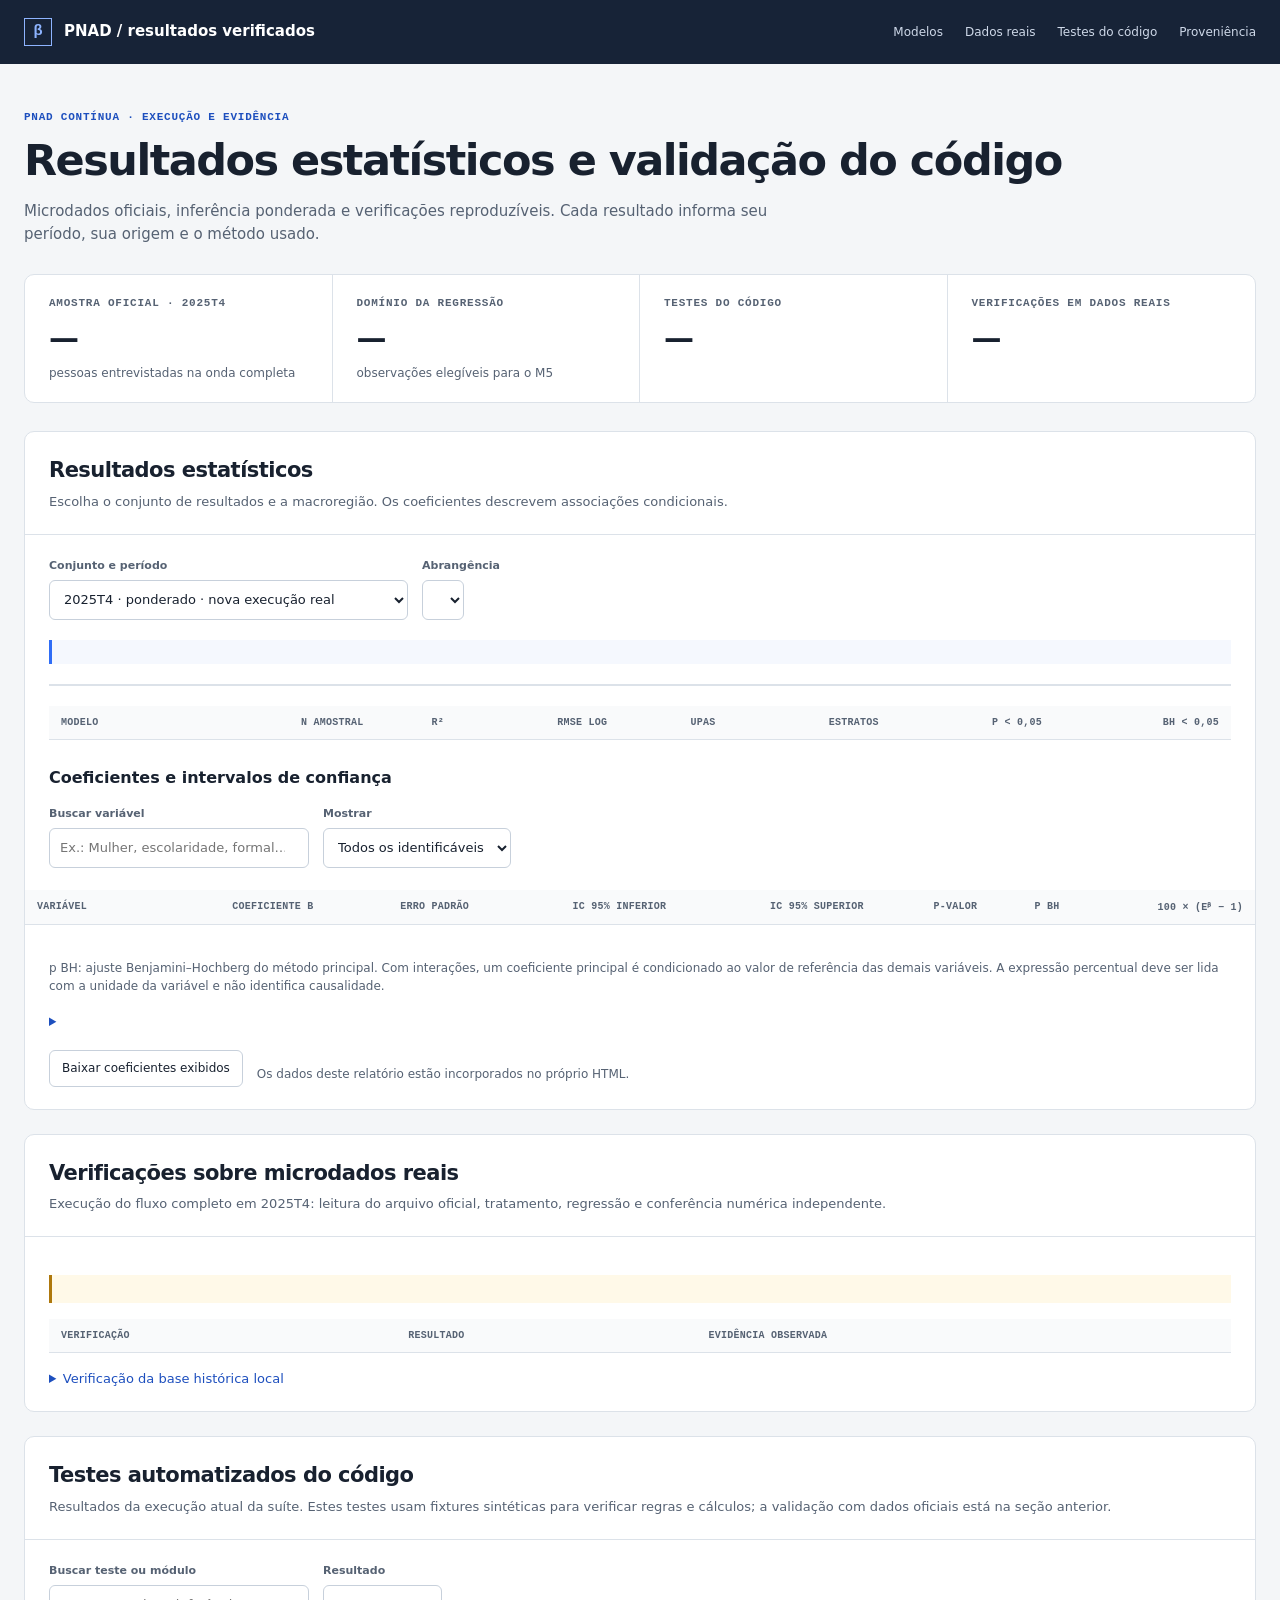
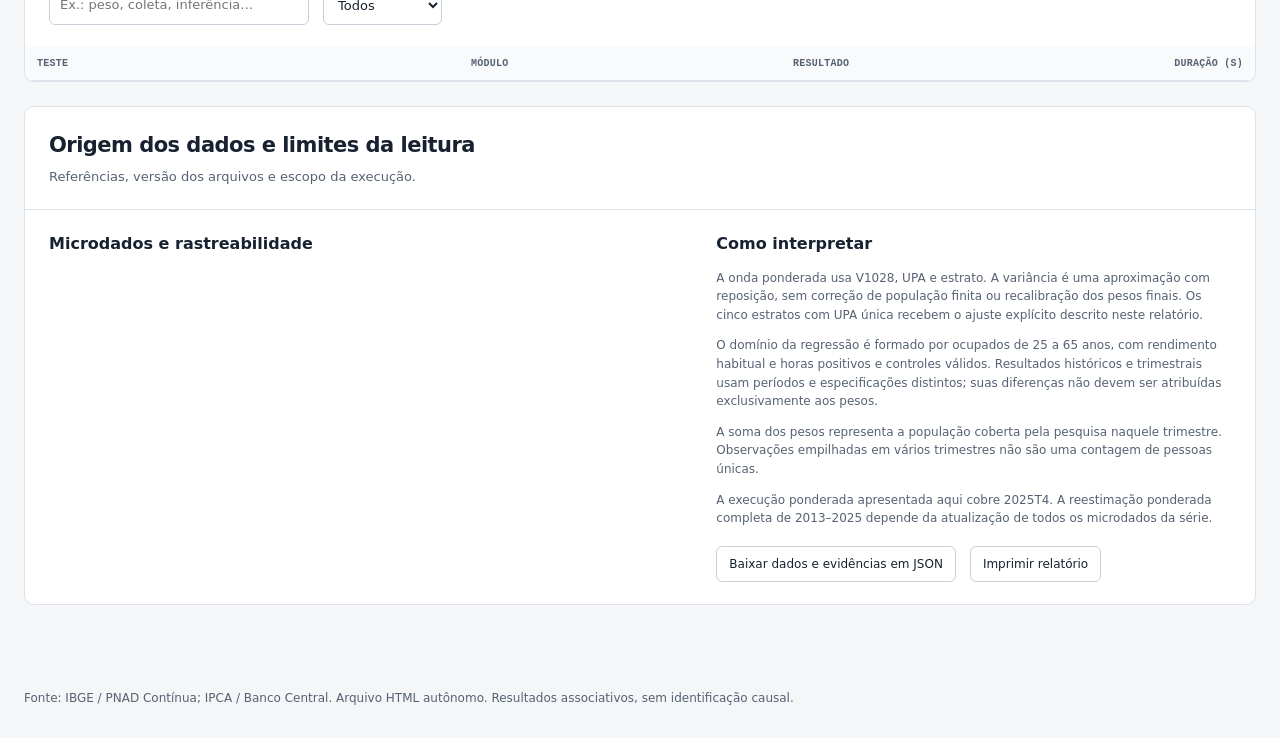
<file: pnad_pipeline/templates/relatorio_testes_reais.html>
<!doctype html>
<html lang="pt-BR">
<head>
<meta charset="utf-8">
<meta name="viewport" content="width=device-width, initial-scale=1">
<meta name="description" content="Resultados estatísticos da PNAD Contínua em dados reais e relatório de validação do código.">
<title>PNAD / Resultados e testes reais</title>
<style>
:root{--ink:#18212f;--muted:#566273;--paper:#f4f6f8;--surface:#fff;--line:#dce2e9;--navy:#172337;--blue:#2f6df6;--blue-soft:#e8f0ff;--green:#13795b;--green-soft:#e8f7f0;--amber:#825500;--amber-soft:#fff9e8;--red:#ae3d3d;--mono:Consolas,"Liberation Mono",monospace;--font:Inter,system-ui,-apple-system,"Segoe UI",sans-serif}
*{box-sizing:border-box}html{scroll-behavior:smooth;scroll-padding-top:20px}body{margin:0;background:var(--paper);color:var(--ink);font:15px/1.55 var(--font)}a{color:#1d4fbe;text-underline-offset:3px}button,input,select{font:inherit}button,select{cursor:pointer}:focus-visible{outline:3px solid var(--blue);outline-offset:3px}.wrap{width:min(1360px,calc(100% - 48px));margin:auto}.top{background:var(--navy);color:white}.top .wrap{min-height:64px;display:flex;align-items:center;justify-content:space-between;gap:24px}.brand{display:flex;align-items:center;gap:12px;font-weight:650}.brand-mark{width:28px;height:28px;border:1px solid #8eb4ff;display:grid;place-items:center;color:#8eb4ff;font-family:var(--mono)}nav{display:flex;gap:22px;flex-wrap:wrap}nav a{color:#ced8e8;text-decoration:none;font-size:12px}main{padding:40px 0 60px}.eyebrow,.small-label{font:700 11px/1.5 var(--mono);letter-spacing:.07em;text-transform:uppercase;color:#1d4fbe}h1,h2,h3,p{margin-top:0}h1{font-size:clamp(28px,3.5vw,43px);line-height:1.1;letter-spacing:-.035em;margin:10px 0 15px;text-wrap:balance}h2{font-size:21px;letter-spacing:-.025em;margin-bottom:5px}h3{font-size:16px;margin-bottom:8px}.intro{display:flex;align-items:end;justify-content:space-between;gap:32px;margin-bottom:28px}.intro p{color:var(--muted);max-width:780px;margin-bottom:0}.stamp{font-size:12px;color:var(--muted);white-space:nowrap}.kpis{display:grid;grid-template-columns:repeat(4,1fr);border:1px solid var(--line);border-radius:10px;overflow:hidden;margin-bottom:28px;background:var(--surface)}.kpi{padding:20px 24px;border-right:1px solid var(--line)}.kpi:last-child{border:0}.kpi .small-label{color:var(--muted)}.kpi-value{font-size:30px;font-weight:650;line-height:1.2;letter-spacing:-.04em;margin:8px 0}.kpi-note{font-size:12px;color:var(--muted)}.panel{background:var(--surface);border:1px solid var(--line);border-radius:10px;margin-bottom:24px;overflow:hidden}.panel-head{padding:22px 24px;border-bottom:1px solid var(--line)}.panel-head p{font-size:13px;color:var(--muted);margin-bottom:0}.body{padding:22px 24px}.row{display:flex;gap:18px;align-items:center;justify-content:space-between;flex-wrap:wrap}.controls{display:flex;align-items:end;gap:14px;flex-wrap:wrap}label{display:block;font-size:11px;font-weight:650;color:var(--muted);margin-bottom:6px}input,select{border:1px solid #c7d0db;border-radius:6px;background:white;color:var(--ink);min-height:40px;padding:8px 10px;font-size:13px}input{min-width:260px}.source{border-left:3px solid var(--blue);padding:12px 16px;margin:20px 0;background:#f5f8fe;font-size:13px}.source p{margin-bottom:4px}.source p:last-child{margin:0}.attention{border-left:3px solid #ae780d;background:var(--amber-soft);padding:14px 16px;font-size:13px;margin:16px 0;color:var(--amber)}.attention p{margin:5px 0 0}.pill{display:inline-flex;align-items:center;gap:6px;border-radius:5px;padding:3px 8px;font-size:11px;font-weight:650;background:#eef2f6;color:var(--muted);white-space:nowrap}.pill.ok{background:var(--green-soft);color:var(--green)}.pill.warn{background:var(--amber-soft);color:var(--amber)}.pill.fail{background:#fff0f0;color:var(--red)}.metrics{display:grid;grid-template-columns:repeat(6,1fr);border-top:1px solid var(--line);border-bottom:1px solid var(--line);margin:20px 0}.metric{padding:16px 12px;border-right:1px solid var(--line)}.metric:first-child{padding-left:0}.metric:last-child{border:0}.metric strong{display:block;font-size:21px;letter-spacing:-.03em;margin:4px 0}.metric span{font-size:11px;color:var(--muted)}.table-wrap{overflow:auto;max-height:620px}table{border-collapse:collapse;width:100%;font-size:12px}th,td{padding:11px 12px;border-bottom:1px solid var(--line);text-align:right;white-space:nowrap;font-variant-numeric:tabular-nums}th{text-transform:uppercase;font:700 10px var(--mono);letter-spacing:.025em;color:var(--muted);background:#f9fafb;position:sticky;top:0;z-index:1}td:first-child,th:first-child{text-align:left}td:first-child{font-weight:550}tbody tr:hover{background:#f5f8fe}tbody tr.selected{background:var(--blue-soft)}.model-row{cursor:pointer}.variable{min-width:240px}.variable small{display:block;font:10px var(--mono);font-weight:400;color:var(--muted);margin-top:3px}.sig{color:var(--green);font-weight:650}.muted{color:var(--muted)}.note{font-size:12px;color:var(--muted);margin:12px 0 0}.subhead{margin:26px 0 14px}.split{display:grid;grid-template-columns:1.25fr 1fr;gap:24px}.facts{margin:0;display:grid;grid-template-columns:150px 1fr;gap:10px 16px;font-size:13px}.facts dt{color:var(--muted)}.facts dd{margin:0;overflow-wrap:anywhere}.facts code{font-size:11px;word-break:break-all}details{margin-top:16px}summary{cursor:pointer;font-size:13px;color:#1d4fbe}.check-table td{white-space:normal;text-align:left;vertical-align:top}.check-table th{text-align:left}.check-table td:first-child{min-width:230px}.check-table td:nth-child(2){width:100px}.check-table td:last-child{color:var(--muted);font-weight:400}.test-name{font-family:var(--mono);font-size:11px;overflow-wrap:anywhere}.test-table td:first-child{white-space:normal;max-width:760px}.test-table td:nth-child(2){text-align:left}.actions{display:flex;gap:14px;align-items:center;flex-wrap:wrap}button{border:1px solid #c7d0db;border-radius:6px;padding:8px 12px;background:white;font-size:12px;color:var(--ink)}button:hover{border-color:var(--blue);color:#1d4fbe}.count{font:11px var(--mono);color:var(--muted)}footer{padding:0 0 30px;font-size:12px;color:var(--muted)}.error{padding:16px;color:var(--red);background:#fff0f0}.hidden{display:none!important}
@media(max-width:1050px){.metrics{grid-template-columns:repeat(3,1fr)}.metric:nth-child(3){border:0}.split{grid-template-columns:1fr}.kpi{padding:18px}.intro{display:block}.stamp{margin-top:16px}}
@media(max-width:650px){.wrap{width:calc(100% - 28px)}.top .wrap{padding:14px 0;display:block}nav{gap:15px;margin-top:12px}main{padding-top:28px}.kpis{grid-template-columns:repeat(2,1fr)}.kpi:nth-child(2){border-right:0}.kpi:nth-child(-n+2){border-bottom:1px solid var(--line)}.kpi-value{font-size:26px}.panel-head,.body{padding:18px 16px}.controls{display:block;width:100%}.controls>div{margin-bottom:12px}input,select{width:100%;min-width:0}.metrics{grid-template-columns:repeat(2,1fr)}.metric:nth-child(3){border-right:1px solid var(--line)}.metric:nth-child(2n){border:0}.metric:nth-child(2n+1){padding-left:0}.facts{grid-template-columns:1fr;gap:3px}.facts dd{margin-bottom:10px}.intro p{font-size:14px}.table-wrap{max-height:560px}}
@media print{nav,.controls,.actions{display:none}body{background:white}.wrap{width:100%}.panel{break-inside:avoid;border-radius:0}.table-wrap{max-height:none;overflow:visible}.top{background:white;color:black}.stamp{white-space:normal}}
</style>
</head>
<body>
<header class="top"><div class="wrap"><div class="brand"><span class="brand-mark" aria-hidden="true">β</span>PNAD / resultados verificados</div><nav aria-label="Seções"><a href="#resultados">Modelos</a><a href="#reais">Dados reais</a><a href="#codigo">Testes do código</a><a href="#origem">Proveniência</a></nav></div></header>
<main class="wrap">
<section class="intro"><div><span class="eyebrow">PNAD CONTÍNUA · EXECUÇÃO E EVIDÊNCIA</span><h1>Resultados estatísticos e validação do código</h1><p>Microdados oficiais, inferência ponderada e verificações reproduzíveis. Cada resultado informa seu período, sua origem e o método usado.</p></div><div class="stamp" id="execution-time"></div></section>
<section class="kpis" aria-label="Resumo da execução"><div class="kpi"><div class="small-label">Amostra oficial · 2025T4</div><div class="kpi-value" id="raw-count">—</div><div class="kpi-note">pessoas entrevistadas na onda completa</div></div><div class="kpi"><div class="small-label">Domínio da regressão</div><div class="kpi-value" id="eligible-count">—</div><div class="kpi-note">observações elegíveis para o M5</div></div><div class="kpi"><div class="small-label">Testes do código</div><div class="kpi-value" id="test-count">—</div><div class="kpi-note" id="test-count-note"></div></div><div class="kpi"><div class="small-label">Verificações em dados reais</div><div class="kpi-value" id="real-count">—</div><div class="kpi-note" id="real-count-note"></div></div></section>

<section class="panel" id="resultados"><div class="panel-head"><h2>Resultados estatísticos</h2><p>Escolha o conjunto de resultados e a macroregião. Os coeficientes descrevem associações condicionais.</p></div><div class="body">
<div class="controls"><div><label for="dataset">Conjunto e período</label><select id="dataset"><option value="real">2025T4 · ponderado · nova execução real</option><option value="historico">2013–2025 · não ponderado · resultado histórico</option></select></div><div><label for="model">Abrangência</label><select id="model"></select></div></div>
<div class="source" id="model-source"></div><div class="metrics" id="metrics"></div>
<div class="table-wrap"><table aria-label="Comparação de macroregiões"><thead><tr><th>Modelo</th><th>N amostral</th><th>R²</th><th>RMSE log</th><th id="design-col-1">UPAs</th><th id="design-col-2">Estratos</th><th>p &lt; 0,05</th><th>BH &lt; 0,05</th></tr></thead><tbody id="regions"></tbody></table></div>
<h3 class="subhead">Coeficientes e intervalos de confiança</h3><div class="row"><div class="controls"><div><label for="search">Buscar variável</label><input id="search" type="search" placeholder="Ex.: Mulher, escolaridade, formal…"></div><div><label for="significance">Mostrar</label><select id="significance"><option value="all">Todos os identificáveis</option><option value="sig">p &lt; 0,05</option><option value="bh">p BH &lt; 0,05</option></select></div></div><span class="count" id="coefficient-count"></span></div>
</div><div class="table-wrap"><table aria-label="Coeficientes da regressão"><thead><tr><th>Variável</th><th>Coeficiente β</th><th>Erro padrão</th><th>IC 95% inferior</th><th>IC 95% superior</th><th>p-valor</th><th>p BH</th><th>100 × (eᵝ − 1)</th></tr></thead><tbody id="coefficients"></tbody></table></div><div class="body"><p class="note">p BH: ajuste Benjamini–Hochberg do método principal. Com interações, um coeficiente principal é condicionado ao valor de referência das demais variáveis. A expressão percentual deve ser lida com a unidade da variável e não identifica causalidade.</p><details id="aliases"><summary id="aliases-title"></summary><p class="note" id="aliases-list"></p></details><div class="actions" style="margin-top:18px"><button id="download-csv" type="button">Baixar coeficientes exibidos</button><span class="note">Os dados deste relatório estão incorporados no próprio HTML.</span></div></div></section>

<section class="panel" id="reais"><div class="panel-head"><h2>Verificações sobre microdados reais</h2><p>Execução do fluxo completo em 2025T4: leitura do arquivo oficial, tratamento, regressão e conferência numérica independente.</p></div><div class="body"><div class="attention" id="lonely-note"></div><div class="table-wrap"><table class="check-table" aria-label="Verificações em dados reais"><thead><tr><th>Verificação</th><th>Resultado</th><th>Evidência observada</th></tr></thead><tbody id="checks"></tbody></table></div><details><summary>Verificação da base histórica local</summary><div id="historical-audit" class="source"></div></details></div></section>

<section class="panel" id="codigo"><div class="panel-head"><h2>Testes automatizados do código</h2><p>Resultados da execução atual da suíte. Estes testes usam fixtures sintéticas para verificar regras e cálculos; a validação com dados oficiais está na seção anterior.</p></div><div class="body"><div class="row"><div class="controls"><div><label for="test-search">Buscar teste ou módulo</label><input id="test-search" type="search" placeholder="Ex.: peso, coleta, inferência…"></div><div><label for="test-status">Resultado</label><select id="test-status"><option value="all">Todos</option><option value="aprovado">Aprovados</option><option value="reprovado">Reprovados</option><option value="ignorado">Ignorados</option></select></div></div><span class="count" id="tests-summary"></span></div></div><div class="table-wrap"><table class="test-table" aria-label="Testes automatizados"><thead><tr><th>Teste</th><th>Módulo</th><th>Resultado</th><th>Duração (s)</th></tr></thead><tbody id="tests"></tbody></table></div></section>

<section class="panel" id="origem"><div class="panel-head"><h2>Origem dos dados e limites da leitura</h2><p>Referências, versão dos arquivos e escopo da execução.</p></div><div class="body split"><div><h3>Microdados e rastreabilidade</h3><dl class="facts" id="provenance"></dl></div><div><h3>Como interpretar</h3><p class="note">A onda ponderada usa V1028, UPA e estrato. A variância é uma aproximação com reposição, sem correção de população finita ou recalibração dos pesos finais. Os cinco estratos com UPA única recebem o ajuste explícito descrito neste relatório.</p><p class="note">O domínio da regressão é formado por ocupados de 25 a 65 anos, com rendimento habitual e horas positivos e controles válidos. Resultados históricos e trimestrais usam períodos e especificações distintos; suas diferenças não devem ser atribuídas exclusivamente aos pesos.</p><p class="note">A soma dos pesos representa a população coberta pela pesquisa naquele trimestre. Observações empilhadas em vários trimestres não são uma contagem de pessoas únicas.</p><p class="note">A execução ponderada apresentada aqui cobre 2025T4. A reestimação ponderada completa de 2013–2025 depende da atualização de todos os microdados da série.</p><div class="actions" style="margin-top:18px"><button id="download-json" type="button">Baixar dados e evidências em JSON</button><button type="button" onclick="window.print()">Imprimir relatório</button></div></div></div></section>
<div id="error" class="error hidden" role="alert"></div>
</main><footer class="wrap">Fonte: IBGE / PNAD Contínua; IPCA / Banco Central. Arquivo HTML autônomo. Resultados associativos, sem identificação causal.</footer>
<script id="report-data" type="application/json">__REPORT_DATA__</script>
<script>
'use strict';
const D=JSON.parse(document.getElementById('report-data').textContent);
const $=s=>document.querySelector(s), esc=v=>String(v??'').replace(/[&<>"']/g,c=>({'&':'&amp;','<':'&lt;','>':'&gt;','"':'&quot;',"'":'&#39;'}[c]));
const num=v=>v===null||v===undefined||String(v).trim()===''?NaN:Number(v);
const fmt=(v,d=3)=>Number.isFinite(num(v))?new Intl.NumberFormat('pt-BR',{minimumFractionDigits:d,maximumFractionDigits:d}).format(num(v)):'—';
const integer=v=>fmt(v,0), truth=v=>v===true||v==='True', labels={geral:'Brasil',Norte:'Norte',Nordeste:'Nordeste',Sudeste:'Sudeste',Sul:'Sul','Centro-Oeste':'Centro-Oeste'};
const S={dataset:'real',model:'geral',query:'',filter:'all'};
const data=()=>D[S.dataset], summary=()=>data().summary.modelos.find(r=>r.modelo===S.model), method=()=>S.dataset==='real'?'desenho_pnad':'cluster_2vias';
const rows=()=>data().datasets[S.model]||[], active=r=>r.identificavel===undefined||truth(r.identificavel), p=r=>num(r['p_valor_'+method()]);
const bh=r=>num(S.dataset==='real'?r.p_valor_principal_bh:r.p_valor_cluster_2vias_bh);
const label=n=>({Intercept:'Constante',is_formal:'Trabalho formal',is_public:'Setor público',Sexo_Dummy:'Mulher (vs. homem)',Idade_centrada:'Idade centrada em 45 anos',Idade_centrada_2:'Idade centrada²',Cor_Preta:'Cor: preta',Cor_Parda:'Cor: parda',Cor_Amarela:'Cor: amarela',Cor_Indigena:'Cor: indígena'}[n]||n.replace(/^Estudo_x_/,'Escolaridade × ').replace(/^Estudo_/,'Escolaridade: código ').replace(/^UF_/,'UF: ').replace(/^Ano_/,'Ano: ').replace(/^Trimestre_/,'Trimestre: ').replaceAll('_',' '));
function evidence(v){const o=v.observado;if(typeof o!=='object'||o===null)return String(o);if('idade_minima'in o)return `Idades de ${o.idade_minima} a ${o.idade_maxima} anos na amostra completa.`;if('estratos_upa_unica'in o)return `${integer(o.upas)} UPAs em ${integer(o.estratos)} estratos; ${o.estratos_upa_unica.length} estratos com UPA única: `+o.estratos_upa_unica.map(x=>`UF ${x.UF} / estrato ${x.Estrato}`).join('; ');if('soma_pesos'in o)return `${integer(o.n_amostral)} registros; soma dos pesos de ${integer(o.soma_pesos)} pessoas no trimestre.`;if('maior_diferenca_coeficiente'in o)return `${integer(o.registros_reais_verificados)} registros reais conferidos; maior diferença entre coeficientes: ${o.maior_diferenca_coeficiente.toExponential(3)} (tolerância ${o.tolerancia.toExponential(0)}).`;if('parametros_identificaveis'in o)return `${o.parametros_identificaveis} parâmetros identificáveis; ${o.termos_constantes_ou_redundantes} termos constantes ou redundantes.`;return JSON.stringify(o);}
const pill=(status,text=status)=>`<span class="pill ${status==='aprovado'?'ok':status==='atenção'?'warn':status==='reprovado'?'fail':''}">${esc(text)}</span>`;
const pformat=v=>Number.isFinite(v)?(v<.00001?'&lt; 0,00001':fmt(v,5)):'—';
function visible(){return rows().filter(r=>active(r)&&(!S.query||(r.variavel+' '+label(r.variavel)).toLowerCase().includes(S.query))&&(S.filter==='all'||S.filter==='sig'&&p(r)<.05||S.filter==='bh'&&bh(r)<.05));}
function renderCoefficients(){const r=visible(),m=method();$('#coefficients').innerHTML=r.map(v=>`<tr><td class="variable">${esc(label(v.variavel))}<small>${esc(v.variavel)}</small></td><td>${fmt(v.coeficiente,5)}</td><td>${fmt(v['erro_padrao_'+m],5)}</td><td>${fmt(v['ic_inferior_'+m],5)}</td><td>${fmt(v['ic_superior_'+m],5)}</td><td class="${p(v)<.05?'sig':''}">${pformat(p(v))}</td><td class="${bh(v)<.05?'sig':''}">${pformat(bh(v))}</td><td>${Number.isFinite(num(v.efeito_percentual_aprox))?fmt(v.efeito_percentual_aprox,2)+'%':'—'}</td></tr>`).join('')||'<tr><td colspan="8">Nenhum coeficiente corresponde ao filtro.</td></tr>';$('#coefficient-count').textContent=`${r.length} de ${rows().filter(active).length} identificáveis`;const aliases=rows().filter(v=>!active(v));$('#aliases').hidden=!aliases.length;$('#aliases-title').textContent=`${aliases.length} termos constantes ou redundantes nesta especificação`;$('#aliases-list').textContent=aliases.map(v=>v.variavel).join(', ');}
function renderModels(){const d=data(),r=summary(),real=S.dataset==='real';$('#model-source').innerHTML=real?`<p>${pill('aprovado','Ponderado · V1028')} <strong>4º trimestre de 2025 · nova execução sobre o arquivo oficial</strong></p><p>Regressão de log(salário-hora), linearização por UPA dentro de estrato; rendimentos a preços de janeiro de 2026. Política de UPA única: ajustar.</p>`:`<p>${pill('atenção','Não ponderado')} <strong>2013–2025 · arquivo de resultados anterior às correções amostrais</strong></p><p>OLS com agrupamento em duas vias por coorte e UF. Arquivo registrado em ${esc(d.recorded_at)}. Estes resultados descrevem a amostra e não foram reestimados com V1028.</p>`;
const metric=real?[['Observações elegíveis',integer(r.n_observacoes_elegiveis),'N amostral'],['R² ponderado',fmt(r.r2*100,1)+'%','escala log'],['RMSE ponderado',fmt(r.rmse_residuo_log,4),'escala log'],['UPAs / estratos',integer(r.n_upas_desenho)+' / '+integer(r.n_estratos_desenho),'cadastro completo'],['Graus de liberdade',integer(r.graus_liberdade_desenho),'UPAs − estratos'],['Parâmetros identificáveis',integer(r.k_parametros_identificaveis),'sem termos constantes']]:[['Observações',integer(r.n_observacoes_elegiveis),'registros elegíveis'],['R²',fmt(r.r2*100,1)+'%','escala log'],['RMSE',fmt(r.rmse_residuo_log,4),'escala log'],['Clusters UF',integer(r.clusters_uf),'sensibilidade regional'],['Clusters de coorte',integer(r.clusters_coorte),'agrupamento histórico'],['Graus de liberdade',integer(Math.min(r.clusters_uf,r.clusters_coorte)-1),'método principal histórico']];
$('#metrics').innerHTML=metric.map(([t,v,n])=>`<div class="metric"><span>${esc(t)}</span><strong>${esc(v)}</strong><span>${esc(n)}</span></div>`).join('');$('#design-col-1').textContent=real?'UPAs':'Clusters UF';$('#design-col-2').textContent=real?'Estratos':'Coortes';$('#regions').innerHTML=d.summary.modelos.map(v=>{const ds=d.datasets[v.modelo].filter(active);return `<tr class="model-row ${v.modelo===S.model?'selected':''}" tabindex="0" role="button" aria-label="Selecionar ${esc(labels[v.modelo])}" data-model="${esc(v.modelo)}"><td>${esc(labels[v.modelo])}</td><td>${integer(v.n_observacoes_elegiveis)}</td><td>${fmt(v.r2*100,1)}%</td><td>${fmt(v.rmse_residuo_log,4)}</td><td>${integer(real?v.n_upas_desenho:v.clusters_uf)}</td><td>${integer(real?v.n_estratos_desenho:v.clusters_coorte)}</td><td>${ds.filter(z=>p(z)<.05).length} / ${ds.length}</td><td>${ds.filter(z=>bh(z)<.05).length} / ${ds.length}</td></tr>`;}).join('');document.querySelectorAll('[data-model]').forEach(el=>{const select=()=>{S.model=el.dataset.model;$('#model').value=S.model;renderModels();};el.addEventListener('click',select);el.addEventListener('keydown',e=>{if(e.key==='Enter'||e.key===' '){e.preventDefault();select();}});});renderCoefficients();}
function renderTests(){const q=$('#test-search').value.toLowerCase(),status=$('#test-status').value,r=D.tests.cases.filter(v=>(status==='all'||v.status===status)&&(`${v.name} ${v.module}`).toLowerCase().includes(q));$('#tests').innerHTML=r.map(v=>`<tr><td><span class="test-name">${esc(v.name)}</span>${v.message?`<p class="note">${esc(v.message)}</p>`:''}</td><td>${esc(v.module)}</td><td>${pill(v.status)}</td><td>${fmt(v.seconds,3)}</td></tr>`).join('')||'<tr><td colspan="4">Nenhum teste corresponde ao filtro.</td></tr>';$('#tests-summary').textContent=`${r.length} de ${D.tests.total} testes · ${fmt(D.tests.seconds,2)} s`}
function download(name,type,body){const a=document.createElement('a'),url=URL.createObjectURL(new Blob([body],{type}));a.href=url;a.download=name;a.click();setTimeout(()=>URL.revokeObjectURL(url),1000);}
try{const source=D.validation;$('#execution-time').textContent='Execução real: '+new Date(source.executado_em).toLocaleString('pt-BR',{timeZone:'America/Sao_Paulo'})+' · Brasília';$('#raw-count').textContent=integer(D.audit.real_rows);$('#eligible-count').textContent=integer(D.real.summary.modelos[0].n_observacoes_elegiveis);$('#test-count').textContent=`${D.tests.passed} / ${D.tests.total}`;$('#test-count-note').textContent=`${D.tests.failed} falhas · ${D.tests.skipped} ignorados · fixtures sintéticas`;const n=source.verificacoes.filter(v=>v.status==='aprovado').length,alerts=source.verificacoes.filter(v=>v.status==='atenção').length;$('#real-count').textContent=`${n} / ${source.verificacoes.length}`;$('#real-count-note').textContent=`${alerts} atenção metodológica · ${source.periodo}`;$('#model').innerHTML=Object.entries(labels).map(([v,t])=>`<option value="${esc(v)}">${esc(t)}</option>`).join('');$('#checks').innerHTML=source.verificacoes.map(v=>`<tr><td>${esc(v.verificacao)}</td><td>${pill(v.status)}</td><td>${esc(evidence(v))}${v.tratamento?`<p class="note">${esc(v.tratamento)}</p>`:''}</td></tr>`).join('');$('#lonely-note').innerHTML='<strong>5 estratos com uma UPA observada: tratamento explícito.</strong><p>O cálculo padrão interrompeu a primeira execução. A nova execução usa o ajuste de centragem na média global das UPAs, conforme o pacote survey, e registra essa escolha. Os estratos não recebem variância zero.</p>';$('#historical-audit').innerHTML=`<p><strong>${integer(D.audit.historical_rows)} registros na base histórica local.</strong></p><p>Colunas amostrais presentes: ${esc(D.audit.present.join(', '))}. Ausentes: ${esc(D.audit.missing.join(', '))}.</p><p>${esc(D.audit.guard_message)}</p>`;$('#provenance').innerHTML=[['Fonte oficial',`<a href="${esc(source.url_fonte)}" target="_blank" rel="noreferrer">${esc(source.arquivo_fonte)} · IBGE</a>`],['Período',esc(source.periodo)],['Peso / desenho','V1028 / Estrato / UPA'],['Arquivo baixado',fmt(source.bytes_fonte/1024**2,2)+' MiB'],['SHA-256',`<code>${esc(source.sha256)}</code>`],['Deflator IPCA',fmt(source.fator_ipca,8)+' · base janeiro/2026'],['IPCA observado',`<a href="${esc(source.url_ipca)}" target="_blank" rel="noreferrer">Banco Central / SGS 433</a>`],['Ajuste de UPA única',`<a href="${esc(source.referencia_ajuste)}" target="_blank" rel="noreferrer">survey: implementação de referência</a>`],['Suíte do código',`${D.tests.total} testes · ${fmt(D.tests.seconds,2)} s`]].map(([k,v])=>`<dt>${esc(k)}</dt><dd>${v}</dd>`).join('');renderModels();renderTests();}catch(e){$('#error').classList.remove('hidden');$('#error').textContent='Erro ao apresentar os dados incorporados: '+e.message;throw e;}
$('#dataset').addEventListener('change',e=>{S.dataset=e.target.value;renderModels();});$('#model').addEventListener('change',e=>{S.model=e.target.value;renderModels();});$('#search').addEventListener('input',e=>{S.query=e.target.value.toLowerCase();renderCoefficients();});$('#significance').addEventListener('change',e=>{S.filter=e.target.value;renderCoefficients();});$('#test-search').addEventListener('input',renderTests);$('#test-status').addEventListener('change',renderTests);$('#download-json').addEventListener('click',()=>download('pnad_resultados_e_evidencias.json','application/json',JSON.stringify(D,null,2)));$('#download-csv').addEventListener('click',()=>{const fields=['variavel','coeficiente','erro_padrao_'+method(),'ic_inferior_'+method(),'ic_superior_'+method(),'p_valor_'+method(),S.dataset==='real'?'p_valor_principal_bh':'p_valor_cluster_2vias_bh'];const cell=v=>'"'+String(v??'').replaceAll('"','""')+'"';download(`pnad_${S.dataset}_${S.model}_coeficientes.csv`,'text/csv;charset=utf-8','\ufeff'+[fields.map(cell).join(','),...visible().map(r=>fields.map(k=>cell(r[k])).join(','))].join('\r\n'));});
</script>
</body></html>
</file>
